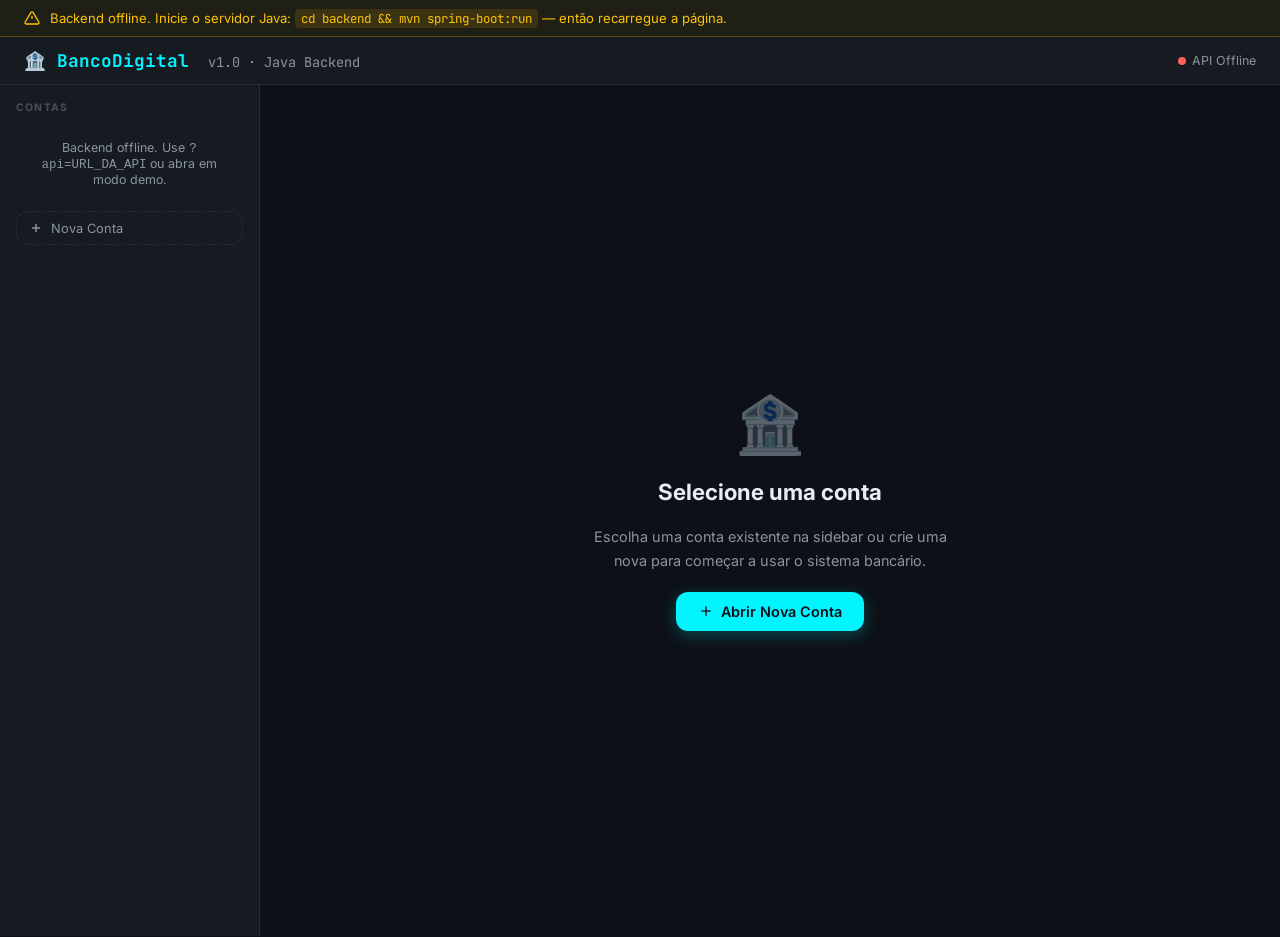
<file: projects/bancario/index.html>
<!DOCTYPE html>
<html lang="pt-BR">

<head>
    <meta charset="UTF-8" />
    <meta name="viewport" content="width=device-width,initial-scale=1" />
    <title>Banco Digital — Projeto Bancário</title>
    <link
        href="https://fonts.googleapis.com/css2?family=Inter:wght@300;400;500;600;700;800;900&family=JetBrains+Mono:wght@400;600&display=swap"
        rel="stylesheet" />
    <style>
        *,
        *::before,
        *::after {
            box-sizing: border-box;
            margin: 0;
            padding: 0
        }

        :root {
            --bg: #0d1117;
            --bg2: #161b22;
            --bg3: #1c2230;
            --border: rgba(255, 255, 255, 0.08);
            --border-a: rgba(0, 245, 255, 0.3);
            --accent: #00f5ff;
            --accent-dim: rgba(0, 245, 255, 0.12);
            --green: #27c93f;
            --red: #ff5f56;
            --yellow: #fbc404;
            --purple: #7c3aed;
            --text: #e6edf3;
            --muted: #8b949e;
            --dimmed: #484f58;
            --r: 12px;
            --r2: 20px;
            --font: 'Inter', sans-serif;
            --mono: 'JetBrains Mono', monospace;
            --shadow: 0 8px 32px rgba(0, 0, 0, 0.4);
            --glow: 0 0 24px rgba(0, 245, 255, 0.15);
        }

        html {
            font-size: 16px
        }

        body {
            font-family: var(--font);
            background: var(--bg);
            color: var(--text);
            min-height: 100vh;
            overflow-x: hidden
        }

        a {
            color: inherit;
            text-decoration: none
        }

        /* ─── Layout ─── */
        .app {
            display: grid;
            grid-template-rows: auto 1fr;
            min-height: 100vh
        }

        .topbar {
            display: flex;
            align-items: center;
            gap: 1rem;
            padding: .75rem 1.5rem;
            background: var(--bg2);
            border-bottom: 1px solid var(--border);
            position: sticky;
            top: 0;
            z-index: 50;
        }

        .logo {
            font-family: var(--mono);
            font-size: 1.1rem;
            font-weight: 700;
            color: var(--accent)
        }

        .logo span {
            color: var(--muted);
            font-weight: 400;
            font-size: .85rem;
            margin-left: .5rem
        }

        .topbar-right {
            margin-left: auto;
            display: flex;
            align-items: center;
            gap: .75rem
        }

        /* ─── API Status Banner ─── */
        #api-banner {
            display: none;
            align-items: center;
            gap: .6rem;
            background: rgba(251, 188, 4, .08);
            border-bottom: 1px solid rgba(251, 188, 4, .25);
            padding: .6rem 1.5rem;
            font-size: .82rem;
            color: var(--yellow);
        }

        #api-banner.show {
            display: flex
        }

        #api-banner svg {
            flex-shrink: 0
        }

        #api-banner strong {
            color: var(--yellow)
        }

        #api-banner code {
            font-family: var(--mono);
            background: rgba(251, 188, 4, .12);
            padding: 1px 6px;
            border-radius: 4px;
            font-size: .78rem
        }

        /* ─── Main Layout ─── */
        .layout {
            display: grid;
            grid-template-columns: 260px 1fr;
            height: calc(100vh - 49px)
        }

        .sidebar {
            background: var(--bg2);
            border-right: 1px solid var(--border);
            display: flex;
            flex-direction: column;
            overflow-y: auto
        }

        .main {
            overflow-y: auto;
            padding: 1.5rem
        }

        /* ─── Sidebar ─── */
        .sidebar-section {
            padding: 1rem
        }

        .sidebar-label {
            font-size: .65rem;
            text-transform: uppercase;
            letter-spacing: .12em;
            color: var(--dimmed);
            font-weight: 700;
            margin-bottom: .6rem
        }

        .account-item {
            display: flex;
            align-items: center;
            gap: .7rem;
            padding: .6rem .75rem;
            border-radius: var(--r);
            cursor: pointer;
            transition: .15s;
            margin-bottom: .25rem;
            border: 1px solid transparent;
        }

        .account-item:hover {
            background: rgba(255, 255, 255, .04)
        }

        .account-item.active {
            background: var(--accent-dim);
            border-color: var(--border-a)
        }

        .acc-avatar {
            width: 34px;
            height: 34px;
            border-radius: 50%;
            display: flex;
            align-items: center;
            justify-content: center;
            font-weight: 700;
            font-size: .75rem;
            flex-shrink: 0;
        }

        .acc-info {
            min-width: 0
        }

        .acc-name {
            font-size: .82rem;
            font-weight: 600;
            white-space: nowrap;
            overflow: hidden;
            text-overflow: ellipsis
        }

        .acc-type {
            font-size: .68rem;
            color: var(--muted)
        }

        .acc-bal {
            font-size: .78rem;
            font-weight: 700;
            color: var(--accent);
            font-family: var(--mono);
            margin-left: auto;
            flex-shrink: 0
        }

        .btn-new {
            display: flex;
            align-items: center;
            gap: .5rem;
            width: 100%;
            padding: .55rem .75rem;
            border-radius: var(--r);
            border: 1px dashed var(--border);
            background: none;
            color: var(--muted);
            font-size: .8rem;
            cursor: pointer;
            transition: .2s;
            font-family: var(--font);
            margin-top: .5rem;
        }

        .btn-new:hover {
            border-color: var(--accent);
            color: var(--accent)
        }

        /* ─── Cards & Buttons ─── */
        .card {
            background: var(--bg2);
            border: 1px solid var(--border);
            border-radius: var(--r2);
            padding: 1.5rem;
            transition: .2s
        }

        .card:hover {
            border-color: var(--border-a);
            box-shadow: var(--glow)
        }

        .card-sm {
            background: var(--bg2);
            border: 1px solid var(--border);
            border-radius: var(--r);
            padding: 1rem;
            transition: .2s
        }

        .btn {
            display: inline-flex;
            align-items: center;
            gap: .45rem;
            padding: .7rem 1.4rem;
            border-radius: var(--r);
            font-size: .9rem;
            font-weight: 600;
            cursor: pointer;
            border: none;
            transition: .2s;
            font-family: var(--font);
            white-space: nowrap;
        }

        .btn-primary {
            background: var(--accent);
            color: #0d1117;
            box-shadow: 0 4px 16px rgba(0, 245, 255, .25)
        }

        .btn-primary:hover {
            background: #fff;
            box-shadow: 0 6px 24px rgba(0, 245, 255, .4);
            transform: translateY(-1px)
        }

        .btn-ghost {
            background: transparent;
            color: var(--text);
            border: 1px solid var(--border)
        }

        .btn-ghost:hover {
            border-color: var(--accent);
            color: var(--accent)
        }

        .btn-danger {
            background: rgba(255, 95, 86, .15);
            color: var(--red);
            border: 1px solid rgba(255, 95, 86, .3)
        }

        .btn-danger:hover {
            background: rgba(255, 95, 86, .25)
        }

        .btn-green {
            background: rgba(39, 201, 63, .15);
            color: var(--green);
            border: 1px solid rgba(39, 201, 63, .3)
        }

        .btn-green:hover {
            background: rgba(39, 201, 63, .25)
        }

        .btn-sm {
            padding: .45rem .9rem;
            font-size: .8rem
        }

        .btn:disabled {
            opacity: .5;
            cursor: not-allowed
        }

        /* ─── Empty / Welcome ─── */
        .welcome {
            display: flex;
            flex-direction: column;
            align-items: center;
            justify-content: center;
            height: 100%;
            gap: 1.25rem;
            text-align: center;
        }

        .welcome-icon {
            font-size: 3.5rem;
            opacity: .4
        }

        .welcome h2 {
            font-size: 1.4rem;
            font-weight: 700;
            color: var(--text)
        }

        .welcome p {
            color: var(--muted);
            font-size: .9rem;
            max-width: 360px;
            line-height: 1.6
        }

        /* ─── Dashboard ─── */
        #dashboard {
            display: none
        }

        .balance-card {
            background: linear-gradient(135deg, rgba(0, 245, 255, .08) 0%, rgba(124, 58, 237, .06) 100%);
            border: 1px solid var(--border-a);
            border-radius: var(--r2);
            padding: 1.75rem;
            display: flex;
            align-items: flex-start;
            justify-content: space-between;
            gap: 1rem;
            flex-wrap: wrap;
            margin-bottom: 1.25rem;
        }

        .balance-label {
            font-size: .75rem;
            color: var(--muted);
            text-transform: uppercase;
            letter-spacing: .08em;
            margin-bottom: .4rem
        }

        .balance-value {
            font-size: 2.4rem;
            font-weight: 800;
            font-family: var(--mono);
            color: var(--accent);
            letter-spacing: -.03em
        }

        .balance-id {
            font-family: var(--mono);
            font-size: .72rem;
            color: var(--dimmed);
            margin-top: .4rem
        }

        .acc-badge {
            display: inline-flex;
            align-items: center;
            gap: .4rem;
            font-size: .72rem;
            padding: .3rem .75rem;
            border-radius: 999px;
            font-weight: 600;
        }

        .acc-badge.corrente {
            background: rgba(0, 245, 255, .1);
            border: 1px solid rgba(0, 245, 255, .2);
            color: var(--accent)
        }

        .acc-badge.poupanca {
            background: rgba(39, 201, 63, .1);
            border: 1px solid rgba(39, 201, 63, .3);
            color: var(--green)
        }

        .quick-actions {
            display: grid;
            grid-template-columns: repeat(3, 1fr);
            gap: .75rem;
            margin-bottom: 1.5rem
        }

        .action-btn {
            display: flex;
            flex-direction: column;
            align-items: center;
            gap: .5rem;
            padding: 1rem;
            background: var(--bg2);
            border: 1px solid var(--border);
            border-radius: var(--r);
            cursor: pointer;
            transition: .2s;
            font-size: .78rem;
            font-weight: 600;
            color: var(--muted);
            font-family: var(--font);
        }

        .action-btn:hover {
            border-color: var(--border-a);
            color: var(--text);
            transform: translateY(-2px)
        }

        .action-icon {
            font-size: 1.4rem
        }

        /* ─── Statement ─── */
        .statement-header {
            display: flex;
            align-items: center;
            justify-content: space-between;
            margin-bottom: 1rem
        }

        .tx-list {
            display: flex;
            flex-direction: column;
            gap: .5rem
        }

        .tx-item {
            display: flex;
            align-items: center;
            gap: .85rem;
            padding: .75rem 1rem;
            background: var(--bg3);
            border: 1px solid var(--border);
            border-radius: var(--r);
            transition: .15s;
        }

        .tx-item:hover {
            border-color: var(--border-a)
        }

        .tx-icon {
            width: 36px;
            height: 36px;
            border-radius: 50%;
            display: flex;
            align-items: center;
            justify-content: center;
            font-size: 1rem;
            flex-shrink: 0;
        }

        .tx-desc {
            flex: 1;
            min-width: 0
        }

        .tx-type {
            font-size: .78rem;
            font-weight: 600
        }

        .tx-date {
            font-size: .68rem;
            color: var(--muted);
            margin-top: 1px
        }

        .tx-amount {
            font-family: var(--mono);
            font-weight: 700;
            font-size: .9rem;
            text-align: right;
            flex-shrink: 0
        }

        .tx-bal {
            font-size: .68rem;
            color: var(--dimmed);
            text-align: right;
            margin-top: 1px;
            font-family: var(--mono)
        }

        .tx-empty {
            text-align: center;
            color: var(--muted);
            font-size: .85rem;
            padding: 2rem 0
        }

        /* Colors */
        .cr {
            color: var(--green)
        }

        .dr {
            color: var(--red)
        }

        .icon-dep {
            background: rgba(39, 201, 63, .12);
            color: var(--green)
        }

        .icon-saq {
            background: rgba(255, 95, 86, .12);
            color: var(--red)
        }

        .icon-tf-in {
            background: rgba(0, 245, 255, .1);
            color: var(--accent)
        }

        .icon-tf-out {
            background: rgba(124, 58, 237, .12);
            color: var(--purple)
        }

        /* ─── Modal ─── */
        .modal-overlay {
            position: fixed;
            inset: 0;
            background: rgba(0, 0, 0, .6);
            backdrop-filter: blur(6px);
            z-index: 200;
            display: flex;
            align-items: center;
            justify-content: center;
            opacity: 0;
            pointer-events: none;
            transition: opacity .25s;
        }

        .modal-overlay.open {
            opacity: 1;
            pointer-events: all
        }

        .modal {
            background: var(--bg2);
            border: 1px solid var(--border-a);
            border-radius: var(--r2);
            padding: 2rem;
            width: 100%;
            max-width: 420px;
            transform: translateY(20px);
            transition: .3s;
            box-shadow: var(--shadow);
            max-height: 90vh;
            overflow-y: auto;
        }

        .modal-overlay.open .modal {
            transform: translateY(0)
        }

        .modal-header {
            display: flex;
            align-items: center;
            justify-content: space-between;
            margin-bottom: 1.5rem
        }

        .modal-title {
            font-size: 1.2rem;
            font-weight: 700
        }

        .modal-close {
            background: none;
            border: none;
            color: var(--muted);
            cursor: pointer;
            font-size: 1.3rem;
            line-height: 1
        }

        .modal-close:hover {
            color: var(--text)
        }

        /* ─── Form ─── */
        .form-group {
            margin-bottom: 1.1rem
        }

        .form-group label {
            display: block;
            font-size: .82rem;
            font-weight: 600;
            color: var(--muted);
            margin-bottom: .4rem
        }

        .form-group input,
        .form-group select {
            width: 100%;
            padding: .7rem .9rem;
            background: var(--bg3);
            border: 1px solid var(--border);
            border-radius: var(--r);
            color: var(--text);
            font-size: .9rem;
            font-family: var(--font);
            transition: .2s;
            outline: none;
        }

        .form-group input:focus,
        .form-group select:focus {
            border-color: var(--accent);
            box-shadow: 0 0 0 3px rgba(0, 245, 255, .08)
        }

        .form-group select option {
            background: var(--bg2)
        }

        .form-note {
            font-size: .75rem;
            color: var(--muted);
            margin-top: .4rem
        }

        .form-error {
            font-size: .78rem;
            color: var(--red);
            margin-top: .4rem;
            display: none
        }

        .form-group.has-error input,
        .form-group.has-error select {
            border-color: var(--red)
        }

        .form-group.has-error .form-error {
            display: block
        }

        .modal-actions {
            display: flex;
            gap: .75rem;
            margin-top: 1.5rem
        }

        .modal-actions .btn {
            flex: 1;
            justify-content: center
        }

        /* ─── Toast ─── */
        #toast {
            position: fixed;
            bottom: 1.5rem;
            right: 1.5rem;
            z-index: 300;
            background: var(--bg2);
            border: 1px solid var(--border-a);
            border-radius: var(--r);
            padding: .75rem 1.25rem;
            font-size: .85rem;
            font-weight: 500;
            box-shadow: var(--shadow);
            transform: translateY(80px);
            transition: .3s;
            opacity: 0;
            display: flex;
            align-items: center;
            gap: .6rem;
            max-width: 320px;
        }

        #toast.show {
            transform: translateY(0);
            opacity: 1
        }

        #toast.success {
            border-color: rgba(39, 201, 63, .4);
            color: var(--green)
        }

        #toast.error {
            border-color: rgba(255, 95, 86, .4);
            color: var(--red)
        }

        /* ─── Chip ─── */
        .chip {
            display: inline-flex;
            align-items: center;
            gap: .3rem;
            font-size: .68rem;
            padding: .15rem .55rem;
            border-radius: 4px;
            font-weight: 600;
            font-family: var(--mono);
        }

        /* ─── Spinner ─── */
        .spinner {
            width: 18px;
            height: 18px;
            border: 2px solid rgba(0, 245, 255, .2);
            border-top-color: var(--accent);
            border-radius: 50%;
            animation: spin .7s linear infinite;
            display: inline-block;
        }

        @keyframes spin {
            to {
                transform: rotate(360deg)
            }
        }

        /* ─── Responsive ─── */
        @media(max-width:700px) {
            .layout {
                grid-template-columns: 1fr;
                grid-template-rows: auto 1fr
            }

            .sidebar {
                border-right: none;
                border-bottom: 1px solid var(--border);
                max-height: 220px
            }

            .quick-actions {
                grid-template-columns: repeat(3, 1fr)
            }
        }
    </style>
</head>

<body>

    <div id="toast"></div>

    <!-- API Warning Banner -->
    <div id="api-banner">
        <svg width="16" height="16" viewBox="0 0 24 24" fill="none" stroke="currentColor" stroke-width="2">
            <path d="M10.29 3.86L1.82 18a2 2 0 0 0 1.71 3h16.94a2 2 0 0 0 1.71-3L13.71 3.86a2 2 0 0 0-3.42 0z" />
            <line x1="12" y1="9" x2="12" y2="13" />
            <line x1="12" y1="17" x2="12.01" y2="17" />
        </svg>
        <span>Backend offline. Inicie o servidor Java: <code>cd backend && mvn spring-boot:run</code> — então recarregue
            a página.</span>
    </div>

    <div class="app">
        <!-- Topbar -->
        <header class="topbar">
            <div class="logo">🏦 BancoDigital <span>v1.0 · Java Backend</span></div>
            <div class="topbar-right">
                <div id="api-status"
                    style="display:flex;align-items:center;gap:.4rem;font-size:.78rem;color:var(--muted)">
                    <div id="status-dot" style="width:8px;height:8px;border-radius:50%;background:var(--dimmed)"></div>
                    <span id="status-text">Conectando...</span>
                </div>
            </div>
        </header>

        <div class="layout">
            <!-- Sidebar: lista de contas -->
            <aside class="sidebar">
                <div class="sidebar-section" style="flex:1">
                    <div class="sidebar-label">Contas</div>
                    <div id="accounts-list">
                        <div style="text-align:center;padding:1.5rem 0">
                            <div class="spinner"></div>
                        </div>
                    </div>
                    <button class="btn-new" onclick="openModal('modal-create')">
                        <svg width="14" height="14" viewBox="0 0 24 24" fill="none" stroke="currentColor"
                            stroke-width="2.5">
                            <line x1="12" y1="5" x2="12" y2="19" />
                            <line x1="5" y1="12" x2="19" y2="12" />
                        </svg>
                        Nova Conta
                    </button>
                </div>
            </aside>

            <!-- Main content -->
            <main class="main">
                <!-- Welcome -->
                <div id="welcome" class="welcome">
                    <div class="welcome-icon">🏦</div>
                    <h2>Selecione uma conta</h2>
                    <p>Escolha uma conta existente na sidebar ou crie uma nova para começar a usar o sistema bancário.
                    </p>
                    <button class="btn btn-primary" onclick="openModal('modal-create')">
                        <svg width="16" height="16" viewBox="0 0 24 24" fill="none" stroke="currentColor"
                            stroke-width="2">
                            <line x1="12" y1="5" x2="12" y2="19" />
                            <line x1="5" y1="12" x2="19" y2="12" />
                        </svg>
                        Abrir Nova Conta
                    </button>
                </div>

                <!-- Dashboard -->
                <div id="dashboard">
                    <div class="balance-card">
                        <div>
                            <div class="balance-label">Saldo Disponível</div>
                            <div class="balance-value" id="dash-balance">R$ 0,00</div>
                            <div class="balance-id" id="dash-id">ID: —</div>
                        </div>
                        <div style="display:flex;flex-direction:column;align-items:flex-end;gap:.5rem">
                            <span id="dash-badge" class="acc-badge corrente">Conta Corrente</span>
                            <div id="dash-name" style="font-size:.85rem;font-weight:600;color:var(--text)"></div>
                        </div>
                    </div>

                    <div class="quick-actions">
                        <button class="action-btn" onclick="openModal('modal-deposit')">
                            <span class="action-icon">⬆️</span>Depositar
                        </button>
                        <button class="action-btn" onclick="openModal('modal-withdraw')">
                            <span class="action-icon">⬇️</span>Sacar
                        </button>
                        <button class="action-btn" onclick="openModal('modal-transfer')">
                            <span class="action-icon">↔️</span>Transferir
                        </button>
                    </div>

                    <!-- Extrato -->
                    <div>
                        <div class="statement-header">
                            <div style="font-size:.9rem;font-weight:700">Extrato de Transações</div>
                            <button class="btn btn-ghost btn-sm" onclick="loadAccount(currentId)">↻ Atualizar</button>
                        </div>
                        <div id="tx-list" class="tx-list"></div>
                    </div>
                </div>
            </main>
        </div>
    </div>

    <!-- ══ MODAL: Criar Conta ══ -->
    <div class="modal-overlay" id="modal-create">
        <div class="modal">
            <div class="modal-header">
                <div class="modal-title">Nova Conta Bancária</div>
                <button class="modal-close" onclick="closeModal('modal-create')">✕</button>
            </div>
            <div class="form-group" id="fg-create-name">
                <label>Nome do Titular</label>
                <input type="text" id="create-name" placeholder="Seu nome completo" />
                <div class="form-error">Nome é obrigatório</div>
            </div>
            <div class="form-group">
                <label>Tipo de Conta</label>
                <select id="create-type">
                    <option value="CORRENTE">Conta Corrente</option>
                    <option value="POUPANCA">Conta Poupança</option>
                </select>
            </div>
            <div class="modal-actions">
                <button class="btn btn-ghost" onclick="closeModal('modal-create')">Cancelar</button>
                <button class="btn btn-primary" id="btn-create" onclick="createAccount()">Criar Conta</button>
            </div>
        </div>
    </div>

    <!-- ══ MODAL: Depositar ══ -->
    <div class="modal-overlay" id="modal-deposit">
        <div class="modal">
            <div class="modal-header">
                <div class="modal-title">⬆️ Depositar</div>
                <button class="modal-close" onclick="closeModal('modal-deposit')">✕</button>
            </div>
            <div class="form-group" id="fg-dep-amount">
                <label>Valor do depósito (R$)</label>
                <input type="number" id="dep-amount" min="0.01" step="0.01" placeholder="0,00" />
                <div class="form-error" id="dep-error">Insira um valor válido</div>
            </div>
            <div class="modal-actions">
                <button class="btn btn-ghost" onclick="closeModal('modal-deposit')">Cancelar</button>
                <button class="btn btn-green" id="btn-dep" onclick="doDeposit()">Confirmar</button>
            </div>
        </div>
    </div>

    <!-- ══ MODAL: Sacar ══ -->
    <div class="modal-overlay" id="modal-withdraw">
        <div class="modal">
            <div class="modal-header">
                <div class="modal-title">⬇️ Sacar</div>
                <button class="modal-close" onclick="closeModal('modal-withdraw')">✕</button>
            </div>
            <div class="form-group" id="fg-wd-amount">
                <label>Valor do saque (R$)</label>
                <input type="number" id="wd-amount" min="0.01" step="0.01" placeholder="0,00" />
                <div class="form-error" id="wd-error">Insira um valor válido</div>
            </div>
            <div class="modal-actions">
                <button class="btn btn-ghost" onclick="closeModal('modal-withdraw')">Cancelar</button>
                <button class="btn btn-danger" id="btn-wd" onclick="doWithdraw()">Confirmar</button>
            </div>
        </div>
    </div>

    <!-- ══ MODAL: Transferir ══ -->
    <div class="modal-overlay" id="modal-transfer">
        <div class="modal">
            <div class="modal-header">
                <div class="modal-title">↔️ Transferir</div>
                <button class="modal-close" onclick="closeModal('modal-transfer')">✕</button>
            </div>
            <div class="form-group" id="fg-tf-to">
                <label>Conta de Destino</label>
                <select id="tf-to"></select>
                <div class="form-error">Selecione uma conta destino</div>
            </div>
            <div class="form-group" id="fg-tf-amount">
                <label>Valor (R$)</label>
                <input type="number" id="tf-amount" min="0.01" step="0.01" placeholder="0,00" />
                <div class="form-error" id="tf-error">Insira um valor válido</div>
            </div>
            <div class="modal-actions">
                <button class="btn btn-ghost" onclick="closeModal('modal-transfer')">Cancelar</button>
                <button class="btn btn-primary" id="btn-tf" onclick="doTransfer()">Transferir</button>
            </div>
        </div>
    </div>

    <script>
        // ─── API URL + Demo mode ─────────────────────────────
        const params = new URLSearchParams(window.location.search);
        const DEMO_MODE = params.get('mode') === 'demo';
        const isLocalHost = ['localhost', '127.0.0.1'].includes(window.location.hostname);
        const defaultApiBase = isLocalHost ? 'http://localhost:8080' : '';
        const apiFromQuery = params.get('api');
        const savedApiBase = apiFromQuery || localStorage.getItem('bancario_api') || defaultApiBase;
        if (apiFromQuery) localStorage.setItem('bancario_api', apiFromQuery);
        const API = savedApiBase ? savedApiBase.replace(/\/$/, '') + '/api' : '';
        const DEMO_STORAGE_KEY = 'bancario_demo_state_v1';

        let accounts = [];
        let currentId = null;
        let currentAcc = null;

        // ─── Helpers ───────────────────────────────────────
        function fmt(v) {
            return 'R$ ' + Number(v).toLocaleString('pt-BR', { minimumFractionDigits: 2, maximumFractionDigits: 2 });
        }
        function initials(name) {
            return name.split(' ').slice(0, 2).map(w => w[0]).join('').toUpperCase();
        }
        const COLORS = ['rgba(0,245,255,.15)', 'rgba(124,58,237,.15)', 'rgba(39,201,63,.15)', 'rgba(251,188,4,.15)'];
        const TCOLORS = ['#00f5ff', '#7c3aed', '#27c93f', '#fbc404'];
        function accColor(idx) { return COLORS[idx % COLORS.length] }
        function accTextColor(idx) { return TCOLORS[idx % TCOLORS.length] }

        function showToast(msg, type = 'success') {
            const t = document.getElementById('toast');
            t.textContent = (type === 'success' ? '✓ ' : type === 'error' ? '✕ ' : 'ℹ ') + msg;
            t.className = 'show ' + type;
            setTimeout(() => t.className = '', 3000);
        }

        function clone(obj) {
            return JSON.parse(JSON.stringify(obj));
        }

        function createTx(type, amount, description, balanceAfter) {
            return {
                type,
                amount: Number(amount),
                description,
                balanceAfter: Number(balanceAfter),
                date: new Date().toISOString()
            };
        }

        function buildDemoSeed() {
            const accountA = {
                id: 'ACC-1001',
                ownerName: 'Ana Costa',
                type: 'CORRENTE',
                balance: 2650.55,
                transactions: []
            };
            accountA.transactions.push(
                createTx('DEPOSITO', 3000, 'Depósito inicial', 3000),
                createTx('SAQUE', 349.45, 'Pagamento de boleto', 2650.55)
            );

            const accountB = {
                id: 'ACC-1002',
                ownerName: 'Bruno Lima',
                type: 'POUPANCA',
                balance: 1200,
                transactions: [createTx('DEPOSITO', 1200, 'Depósito inicial', 1200)]
            };

            return { counter: 1003, accounts: [accountA, accountB] };
        }

        function loadDemoState() {
            try {
                const raw = localStorage.getItem(DEMO_STORAGE_KEY);
                if (raw) return JSON.parse(raw);
            } catch (_) { }
            const seed = buildDemoSeed();
            localStorage.setItem(DEMO_STORAGE_KEY, JSON.stringify(seed));
            return seed;
        }

        function saveDemoState(state) {
            localStorage.setItem(DEMO_STORAGE_KEY, JSON.stringify(state));
        }

        function findDemoAccount(state, id) {
            return state.accounts.find(a => a.id === id);
        }

        async function demoApi(path, method, body = null) {
            const state = loadDemoState();
            const parts = path.split('/').filter(Boolean);
            const byId = parts[0] === 'accounts' && parts[1];
            const action = parts[2];

            if (method === 'GET' && path === '/accounts') return clone(state.accounts);

            if (method === 'GET' && byId && !action) {
                const account = findDemoAccount(state, parts[1]);
                if (!account) throw new Error('Conta não encontrada');
                return clone(account);
            }

            if (method === 'POST' && path === '/accounts') {
                const ownerName = (body?.ownerName || '').trim();
                const type = body?.type === 'POUPANCA' ? 'POUPANCA' : 'CORRENTE';
                if (!ownerName) throw new Error('Nome do titular é obrigatório');
                const account = {
                    id: `ACC-${state.counter++}`,
                    ownerName,
                    type,
                    balance: 0,
                    transactions: []
                };
                state.accounts.push(account);
                saveDemoState(state);
                return clone(account);
            }

            if (method === 'POST' && byId && action === 'deposit') {
                const acc = findDemoAccount(state, parts[1]);
                const amount = Number(body?.amount);
                if (!acc) throw new Error('Conta não encontrada');
                if (!(amount > 0)) throw new Error('Valor inválido');
                acc.balance = Number((acc.balance + amount).toFixed(2));
                acc.transactions.push(createTx('DEPOSITO', amount, 'Depósito em conta', acc.balance));
                saveDemoState(state);
                return clone(acc);
            }

            if (method === 'POST' && byId && action === 'withdraw') {
                const acc = findDemoAccount(state, parts[1]);
                const amount = Number(body?.amount);
                if (!acc) throw new Error('Conta não encontrada');
                if (!(amount > 0)) throw new Error('Valor inválido');
                if (amount > acc.balance) throw new Error('Saldo insuficiente');
                acc.balance = Number((acc.balance - amount).toFixed(2));
                acc.transactions.push(createTx('SAQUE', amount, 'Saque em conta', acc.balance));
                saveDemoState(state);
                return clone(acc);
            }

            if (method === 'POST' && path === '/transfer') {
                const from = findDemoAccount(state, body?.fromId);
                const to = findDemoAccount(state, body?.toId);
                const amount = Number(body?.amount);
                if (!from || !to) throw new Error('Conta não encontrada');
                if (from.id === to.id) throw new Error('Conta de destino inválida');
                if (!(amount > 0)) throw new Error('Valor inválido');
                if (amount > from.balance) throw new Error('Saldo insuficiente');

                from.balance = Number((from.balance - amount).toFixed(2));
                to.balance = Number((to.balance + amount).toFixed(2));
                from.transactions.push(createTx('TRANSFERENCIA_SAIDA', amount, `Transferência para ${to.ownerName}`, from.balance));
                to.transactions.push(createTx('TRANSFERENCIA_ENTRADA', amount, `Transferência de ${from.ownerName}`, to.balance));
                saveDemoState(state);
                return { ok: true };
            }

            throw new Error('Rota não encontrada');
        }

        async function apiGet(path) {
            if (DEMO_MODE) return demoApi(path, 'GET');
            if (!API) throw new Error('API não configurada');

            const r = await fetch(`${API}${path}`);
            let data = null;
            try { data = await r.json(); } catch (_) { }
            if (!r.ok) throw new Error(data?.error || 'Erro ao consultar API');
            return data;
        }

        async function apiPost(path, payload) {
            if (DEMO_MODE) return demoApi(path, 'POST', payload);
            if (!API) throw new Error('API não configurada');

            const r = await fetch(`${API}${path}`, {
                method: 'POST',
                headers: { 'Content-Type': 'application/json' },
                body: JSON.stringify(payload)
            });
            let data = null;
            try { data = await r.json(); } catch (_) { }
            if (!r.ok) throw new Error(data?.error || 'Erro na operação');
            return data;
        }

        function openModal(id) {
            // Populate transfer targets
            if (id === 'modal-transfer') {
                const sel = document.getElementById('tf-to');
                sel.innerHTML = '';
                accounts.filter(a => a.id !== currentId).forEach(a => {
                    const o = document.createElement('option'); o.value = a.id;
                    o.textContent = `${a.ownerName} (${a.id}) — ${fmt(a.balance)}`; sel.appendChild(o);
                });
                if (!sel.options.length) { showToast('Não há outras contas para transferir', 'error'); return; }
            }
            document.getElementById(id).classList.add('open');
        }
        function closeModal(id) {
            document.getElementById(id).classList.remove('open');
            // Reset errors
            document.querySelectorAll('#' + id + ' .form-group').forEach(fg => fg.classList.remove('has-error'));
        }
        // Close on overlay click
        document.querySelectorAll('.modal-overlay').forEach(el => {
            el.addEventListener('click', e => { if (e.target === el) closeModal(el.id); });
        });
        document.addEventListener('keydown', e => { if (e.key === 'Escape') document.querySelectorAll('.modal-overlay.open').forEach(el => closeModal(el.id)); });

        // ─── API Status ─────────────────────────────────────
        function setStatus(online) {
            const dot = document.getElementById('status-dot');
            const txt = document.getElementById('status-text');
            const banner = document.getElementById('api-banner');
            if (DEMO_MODE) {
                dot.style.background = 'var(--accent)';
                txt.textContent = 'Demo local';
                banner.classList.remove('show');
                return;
            }
            if (online) { dot.style.background = 'var(--green)'; txt.textContent = 'API Online'; banner.classList.remove('show'); }
            else { dot.style.background = 'var(--red)'; txt.textContent = 'API Offline'; banner.classList.add('show'); }
        }

        // ─── Load Accounts ──────────────────────────────────
        async function loadAccounts() {
            try {
                accounts = await apiGet('/accounts');
                setStatus(true);
                renderSidebar();
            } catch {
                setStatus(false);
                document.getElementById('accounts-list').innerHTML = '<div style="text-align:center;padding:1rem;font-size:.78rem;color:var(--muted)">Backend offline. Use <code>?api=URL_DA_API</code> ou abra em modo demo.</div>';
            }
        }

        function renderSidebar() {
            const list = document.getElementById('accounts-list');
            if (!accounts.length) { list.innerHTML = '<div style="color:var(--muted);font-size:.78rem;padding:.5rem">Nenhuma conta ainda</div>'; return; }
            list.innerHTML = accounts.map((a, i) => `
    <div class="account-item${a.id === currentId ? ' active' : ''}" onclick="loadAccount('${a.id}')">
      <div class="acc-avatar" style="background:${accColor(i)};color:${accTextColor(i)}">${initials(a.ownerName)}</div>
      <div class="acc-info">
        <div class="acc-name">${a.ownerName}</div>
        <div class="acc-type">${a.type === 'CORRENTE' ? 'Conta Corrente' : 'Conta Poupança'} · ${a.id}</div>
      </div>
      <div class="acc-bal">${fmt(a.balance)}</div>
    </div>`).join('');
        }

        // ─── Load Account Detail ────────────────────────────
        async function loadAccount(id) {
            currentId = id;
            try {
                currentAcc = await apiGet(`/accounts/${id}`);
                // Update sidebar
                accounts = accounts.map(a => a.id === id ? currentAcc : a);
                renderSidebar();
                showDashboard();
            } catch (e) { showToast(e.message, 'error'); }
        }

        function showDashboard() {
            document.getElementById('welcome').style.display = 'none';
            const dash = document.getElementById('dashboard');
            dash.style.display = 'block';
            const acc = currentAcc;
            document.getElementById('dash-balance').textContent = fmt(acc.balance);
            document.getElementById('dash-id').textContent = `ID: ${acc.id}`;
            document.getElementById('dash-name').textContent = acc.ownerName;
            const badge = document.getElementById('dash-badge');
            badge.className = 'acc-badge ' + (acc.type === 'CORRENTE' ? 'corrente' : 'poupanca');
            badge.textContent = acc.type === 'CORRENTE' ? 'Conta Corrente' : 'Conta Poupança';
            renderTx(acc.transactions || []);
        }

        function renderTx(txs) {
            const list = document.getElementById('tx-list');
            if (!txs.length) { list.innerHTML = '<div class="tx-empty">Nenhuma transação ainda</div>'; return; }
            const rev = [...txs].reverse();
            list.innerHTML = rev.map(tx => {
                const io = {
                    DEPOSITO: { icon: '⬆️', cls: 'icon-dep', sign: '+', amtCls: 'cr', label: 'Depósito' },
                    SAQUE: { icon: '⬇️', cls: 'icon-saq', sign: '-', amtCls: 'dr', label: 'Saque' },
                    TRANSFERENCIA_ENTRADA: { icon: '←', cls: 'icon-tf-in', sign: '+', amtCls: 'cr', label: 'Transferência recebida' },
                    TRANSFERENCIA_SAIDA: { icon: '→', cls: 'icon-tf-out', sign: '-', amtCls: 'dr', label: 'Transferência enviada' },
                }[tx.type] || { icon: '•', cls: '', sign: '', amtCls: '', label: tx.type };
                const d = new Date(tx.date);
                const date = d.toLocaleDateString('pt-BR') + ' ' + d.toLocaleTimeString('pt-BR', { hour: '2-digit', minute: '2-digit' });
                return `<div class="tx-item">
      <div class="tx-icon ${io.cls}">${io.icon}</div>
      <div class="tx-desc">
        <div class="tx-type">${io.label}</div>
        <div class="tx-date">${tx.description} · ${date}</div>
      </div>
      <div>
        <div class="tx-amount ${io.amtCls}">${io.sign} ${fmt(tx.amount)}</div>
        <div class="tx-bal">saldo: ${fmt(tx.balanceAfter)}</div>
      </div>
    </div>`;
            }).join('');
        }

        // ─── Actions ────────────────────────────────────────
        async function createAccount() {
            const name = document.getElementById('create-name').value.trim();
            const type = document.getElementById('create-type').value;
            const fg = document.getElementById('fg-create-name');
            fg.classList.toggle('has-error', !name);
            if (!name) return;
            const btn = document.getElementById('btn-create');
            btn.disabled = true; btn.innerHTML = '<div class="spinner"></div>';
            try {
                const data = await apiPost('/accounts', { ownerName: name, type });
                accounts.push(data);
                closeModal('modal-create');
                document.getElementById('create-name').value = '';
                showToast(`Conta de ${data.ownerName} criada! ID: ${data.id}`);
                await loadAccount(data.id);
            } catch (e) { showToast(e.message, 'error'); }
            finally { btn.disabled = false; btn.textContent = 'Criar Conta'; }
        }

        async function doDeposit() {
            const amt = parseFloat(document.getElementById('dep-amount').value);
            const fg = document.getElementById('fg-dep-amount');
            const err = document.getElementById('dep-error');
            if (!amt || amt <= 0) { err.textContent = 'Insira um valor positivo'; fg.classList.add('has-error'); return; }
            fg.classList.remove('has-error');
            const btn = document.getElementById('btn-dep');
            btn.disabled = true; btn.innerHTML = '<div class="spinner"></div>';
            try {
                const data = await apiPost(`/accounts/${currentId}/deposit`, { amount: amt });
                currentAcc = data; accounts = accounts.map(a => a.id === currentId ? data : a);
                closeModal('modal-deposit');
                document.getElementById('dep-amount').value = '';
                showDashboard(); renderSidebar();
                showToast(`Depósito de ${fmt(amt)} realizado!`);
            } catch (e) { showToast(e.message, 'error'); }
            finally { btn.disabled = false; btn.textContent = 'Confirmar'; }
        }

        async function doWithdraw() {
            const amt = parseFloat(document.getElementById('wd-amount').value);
            const fg = document.getElementById('fg-wd-amount');
            const err = document.getElementById('wd-error');
            if (!amt || amt <= 0) { err.textContent = 'Insira um valor positivo'; fg.classList.add('has-error'); return; }
            if (amt > currentAcc.balance) { err.textContent = 'Saldo insuficiente'; fg.classList.add('has-error'); return; }
            fg.classList.remove('has-error');
            const btn = document.getElementById('btn-wd');
            btn.disabled = true; btn.innerHTML = '<div class="spinner"></div>';
            try {
                const data = await apiPost(`/accounts/${currentId}/withdraw`, { amount: amt });
                currentAcc = data; accounts = accounts.map(a => a.id === currentId ? data : a);
                closeModal('modal-withdraw');
                document.getElementById('wd-amount').value = '';
                showDashboard(); renderSidebar();
                showToast(`Saque de ${fmt(amt)} realizado!`);
            } catch (e) { err.textContent = e.message; fg.classList.add('has-error'); }
            finally { btn.disabled = false; btn.textContent = 'Confirmar'; }
        }

        async function doTransfer() {
            const toId = document.getElementById('tf-to').value;
            const amt = parseFloat(document.getElementById('tf-amount').value);
            const fg = document.getElementById('fg-tf-amount');
            const err = document.getElementById('tf-error');
            if (!amt || amt <= 0) { err.textContent = 'Insira um valor positivo'; fg.classList.add('has-error'); return; }
            if (amt > currentAcc.balance) { err.textContent = 'Saldo insuficiente'; fg.classList.add('has-error'); return; }
            fg.classList.remove('has-error');
            const btn = document.getElementById('btn-tf');
            btn.disabled = true; btn.innerHTML = '<div class="spinner"></div>';
            try {
                await apiPost('/transfer', { fromId: currentId, toId, amount: amt });
                closeModal('modal-transfer');
                document.getElementById('tf-amount').value = '';
                await loadAccounts();
                await loadAccount(currentId);
                showToast(`Transferência de ${fmt(amt)} realizada!`);
            } catch (e) { err.textContent = e.message; fg.classList.add('has-error'); }
            finally { btn.disabled = false; btn.textContent = 'Transferir'; }
        }

        // ─── Init ───────────────────────────────────────────
        loadAccounts();
    </script>
</body>

</html>
</file>
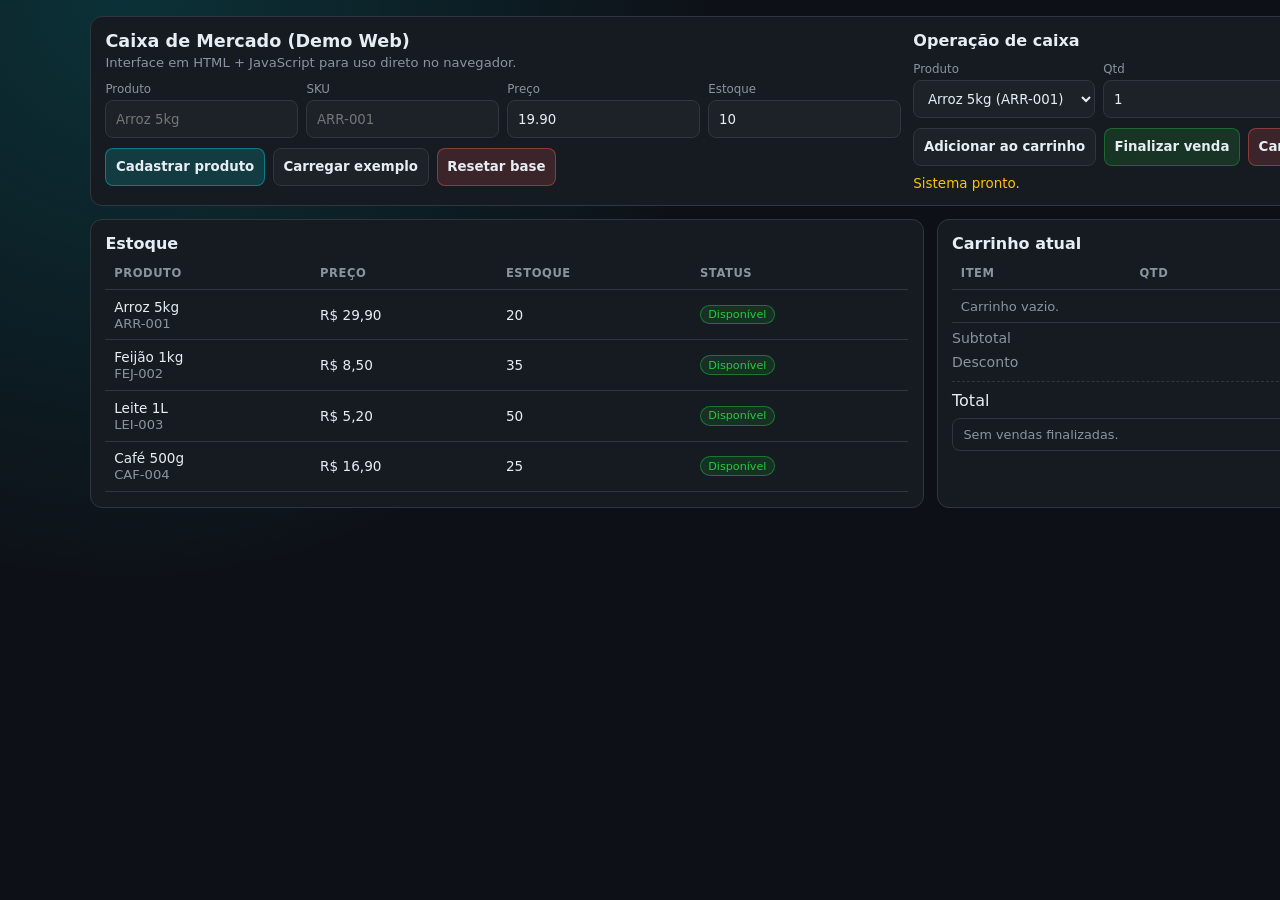
<file: projects/caixa-mercado-java/index.html>
<!DOCTYPE html>
<html lang="pt-BR">

<head>
    <meta charset="UTF-8" />
    <meta name="viewport" content="width=device-width, initial-scale=1.0" />
    <title>Caixa de Mercado | Demo</title>
    <style>
        :root {
            --bg: #0d1117;
            --card: #161b22;
            --border: #30363d;
            --text: #e6edf3;
            --muted: #8b949e;
            --accent: #00f5ff;
            --ok: #27c93f;
            --danger: #ff5f56;
        }

        * {
            margin: 0;
            padding: 0;
            box-sizing: border-box;
            font-family: Inter, system-ui, -apple-system, Segoe UI, Roboto, sans-serif;
        }

        body {
            min-height: 100vh;
            background: radial-gradient(circle at 10% 0%, rgba(0, 245, 255, .14), transparent 40%), var(--bg);
            color: var(--text);
            padding: 1rem;
        }

        .app {
            max-width: 1100px;
            margin: 0 auto;
            display: grid;
            gap: .8rem;
        }

        .card {
            background: var(--card);
            border: 1px solid var(--border);
            border-radius: 12px;
            padding: .9rem;
        }

        .top {
            display: grid;
            grid-template-columns: 1.3fr 1fr;
            gap: .8rem;
        }

        h1 {
            font-size: 1.1rem;
            margin-bottom: .25rem;
        }

        .muted {
            color: var(--muted);
            font-size: .82rem;
        }

        .grid-4 {
            display: grid;
            grid-template-columns: repeat(4, 1fr);
            gap: .55rem;
            margin-top: .7rem;
        }

        .field {
            display: grid;
            gap: .3rem;
        }

        .field label {
            color: var(--muted);
            font-size: .74rem;
        }

        input,
        button,
        select {
            height: 38px;
            border-radius: 8px;
            border: 1px solid var(--border);
            background: rgba(255, 255, 255, .03);
            color: var(--text);
            padding: 0 .6rem;
        }

        button {
            cursor: pointer;
            font-weight: 700;
        }

        .btn-primary {
            background: rgba(0, 245, 255, .15);
            border-color: rgba(0, 245, 255, .35);
        }

        .btn-success {
            background: rgba(39, 201, 63, .15);
            border-color: rgba(39, 201, 63, .35);
        }

        .btn-danger {
            background: rgba(255, 95, 86, .16);
            border-color: rgba(255, 95, 86, .4);
        }

        .row {
            display: flex;
            gap: .5rem;
            margin-top: .6rem;
            flex-wrap: wrap;
        }

        .layout {
            display: grid;
            grid-template-columns: 1.1fr .9fr;
            gap: .8rem;
        }

        table {
            width: 100%;
            border-collapse: collapse;
            font-size: .85rem;
        }

        th,
        td {
            padding: .55rem;
            border-bottom: 1px solid var(--border);
            text-align: left;
        }

        th {
            color: var(--muted);
            text-transform: uppercase;
            letter-spacing: .05em;
            font-size: .72rem;
        }

        .pill {
            font-size: .7rem;
            padding: .15rem .45rem;
            border-radius: 99px;
            border: 1px solid;
            display: inline-flex;
        }

        .ok {
            color: var(--ok);
            border-color: rgba(39, 201, 63, .45);
            background: rgba(39, 201, 63, .12);
        }

        .low {
            color: #fbc404;
            border-color: rgba(251, 188, 4, .45);
            background: rgba(251, 188, 4, .12);
        }

        .out {
            color: var(--danger);
            border-color: rgba(255, 95, 86, .45);
            background: rgba(255, 95, 86, .12);
        }

        .summary {
            display: grid;
            gap: .5rem;
            margin-top: .4rem;
        }

        .sum-row {
            display: flex;
            justify-content: space-between;
            font-size: .88rem;
            color: var(--muted);
        }

        .sum-row strong {
            color: var(--text);
        }

        .sum-row.total {
            font-size: 1rem;
            color: var(--text);
            border-top: 1px dashed var(--border);
            padding-top: .55rem;
            margin-top: .2rem;
        }

        .status {
            margin-top: .6rem;
            color: #fbc404;
            font-size: .84rem;
        }

        .history {
            max-height: 200px;
            overflow: auto;
            border: 1px solid var(--border);
            border-radius: 8px;
            margin-top: .5rem;
        }

        .history-item {
            padding: .5rem .65rem;
            border-bottom: 1px solid var(--border);
            font-size: .8rem;
            color: var(--muted);
        }

        .history-item:last-child {
            border-bottom: 0;
        }

        @media (max-width: 900px) {
            .top,
            .layout {
                grid-template-columns: 1fr;
            }

            .grid-4 {
                grid-template-columns: 1fr 1fr;
            }
        }
    </style>
</head>

<body>
    <main class="app">
        <section class="card top">
            <div>
                <h1>Caixa de Mercado (Demo Web)</h1>
                <p class="muted">Interface em HTML + JavaScript para uso direto no navegador.</p>

                <div class="grid-4">
                    <div class="field">
                        <label for="pName">Produto</label>
                        <input id="pName" placeholder="Arroz 5kg" />
                    </div>
                    <div class="field">
                        <label for="pSku">SKU</label>
                        <input id="pSku" placeholder="ARR-001" />
                    </div>
                    <div class="field">
                        <label for="pPrice">Preço</label>
                        <input id="pPrice" type="number" step="0.01" min="0.01" value="19.90" />
                    </div>
                    <div class="field">
                        <label for="pStock">Estoque</label>
                        <input id="pStock" type="number" step="1" min="0" value="10" />
                    </div>
                </div>

                <div class="row">
                    <button id="addProduct" class="btn-primary">Cadastrar produto</button>
                    <button id="seed" >Carregar exemplo</button>
                    <button id="resetAll" class="btn-danger">Resetar base</button>
                </div>
            </div>

            <div>
                <h1 style="font-size:1rem;">Operação de caixa</h1>
                <div class="grid-4" style="grid-template-columns: 1.2fr .7fr 1fr 1fr;">
                    <div class="field">
                        <label for="cartProduct">Produto</label>
                        <select id="cartProduct"></select>
                    </div>
                    <div class="field">
                        <label for="cartQty">Qtd</label>
                        <input id="cartQty" type="number" min="1" step="1" value="1" />
                    </div>
                    <div class="field">
                        <label for="discount">Desconto (R$)</label>
                        <input id="discount" type="number" min="0" step="0.01" value="0" />
                    </div>
                    <div class="field">
                        <label for="payment">Pagamento</label>
                        <select id="payment">
                            <option value="dinheiro">Dinheiro</option>
                            <option value="cartao">Cartão</option>
                            <option value="pix">Pix</option>
                        </select>
                    </div>
                </div>
                <div class="row">
                    <button id="addToCart">Adicionar ao carrinho</button>
                    <button id="finishSale" class="btn-success">Finalizar venda</button>
                    <button id="cancelSale" class="btn-danger">Cancelar venda</button>
                </div>
                <p class="status" id="status">Sistema pronto.</p>
            </div>
        </section>

        <section class="layout">
            <article class="card">
                <h1 style="font-size:1rem;">Estoque</h1>
                <table>
                    <thead>
                        <tr>
                            <th>Produto</th>
                            <th>Preço</th>
                            <th>Estoque</th>
                            <th>Status</th>
                        </tr>
                    </thead>
                    <tbody id="stockRows"></tbody>
                </table>
            </article>

            <article class="card">
                <h1 style="font-size:1rem;">Carrinho atual</h1>
                <table>
                    <thead>
                        <tr>
                            <th>Item</th>
                            <th>Qtd</th>
                            <th>Subtotal</th>
                        </tr>
                    </thead>
                    <tbody id="cartRows"></tbody>
                </table>

                <div class="summary">
                    <div class="sum-row"><span>Subtotal</span><strong id="sumSubtotal">R$ 0,00</strong></div>
                    <div class="sum-row"><span>Desconto</span><strong id="sumDiscount">R$ 0,00</strong></div>
                    <div class="sum-row total"><span>Total</span><strong id="sumTotal">R$ 0,00</strong></div>
                </div>

                <div class="history" id="history"></div>
            </article>
        </section>
    </main>

    <script>
        const KEY = 'caixa_mercado_demo_v2';
        const state = { products: [], cart: [], sales: [] };

        const brl = value => Number(value).toLocaleString('pt-BR', { style: 'currency', currency: 'BRL' });

        function save() {
            localStorage.setItem(KEY, JSON.stringify(state));
        }

        function load() {
            try {
                const data = JSON.parse(localStorage.getItem(KEY) || '{}');
                state.products = data.products || [];
                state.cart = data.cart || [];
                state.sales = data.sales || [];
            } catch (_) {}
        }

        function seedBase() {
            state.products = [
                { sku: 'ARR-001', name: 'Arroz 5kg', price: 29.9, stock: 20 },
                { sku: 'FEJ-002', name: 'Feijão 1kg', price: 8.5, stock: 35 },
                { sku: 'LEI-003', name: 'Leite 1L', price: 5.2, stock: 50 },
                { sku: 'CAF-004', name: 'Café 500g', price: 16.9, stock: 25 }
            ];
            state.cart = [];
            state.sales = [];
        }

        function statusText(stock) {
            if (stock <= 0) return '<span class="pill out">Sem estoque</span>';
            if (stock <= 3) return '<span class="pill low">Estoque baixo</span>';
            return '<span class="pill ok">Disponível</span>';
        }

        function renderStock() {
            const tbody = document.getElementById('stockRows');
            if (!state.products.length) {
                tbody.innerHTML = '<tr><td colspan="4" class="muted">Sem produtos cadastrados.</td></tr>';
            } else {
                tbody.innerHTML = state.products.map(p => `
                    <tr>
                      <td>${p.name}<br><span class="muted">${p.sku}</span></td>
                      <td>${brl(p.price)}</td>
                      <td>${p.stock}</td>
                      <td>${statusText(p.stock)}</td>
                    </tr>
                `).join('');
            }

            const select = document.getElementById('cartProduct');
            select.innerHTML = state.products.map((p, i) => `<option value="${i}">${p.name} (${p.sku})</option>`).join('');
        }

        function cartSubtotal() {
            return state.cart.reduce((acc, item) => acc + item.subtotal, 0);
        }

        function renderCart() {
            const tbody = document.getElementById('cartRows');
            if (!state.cart.length) {
                tbody.innerHTML = '<tr><td colspan="3" class="muted">Carrinho vazio.</td></tr>';
            } else {
                tbody.innerHTML = state.cart.map(item => `
                    <tr>
                      <td>${item.name}</td>
                      <td>${item.qty}</td>
                      <td>${brl(item.subtotal)}</td>
                    </tr>
                `).join('');
            }

            const discount = Number(document.getElementById('discount').value || 0);
            const subtotal = cartSubtotal();
            const total = Math.max(0, subtotal - discount);

            document.getElementById('sumSubtotal').textContent = brl(subtotal);
            document.getElementById('sumDiscount').textContent = brl(discount);
            document.getElementById('sumTotal').textContent = brl(total);
        }

        function renderHistory() {
            const history = document.getElementById('history');
            if (!state.sales.length) {
                history.innerHTML = '<div class="history-item">Sem vendas finalizadas.</div>';
                return;
            }

            history.innerHTML = [...state.sales].reverse().slice(0, 12).map(sale => `
                <div class="history-item">
                    Venda ${sale.id} · ${sale.payment} · ${sale.items.length} item(ns) · <strong>${brl(sale.total)}</strong>
                </div>
            `).join('');
        }

        function renderAll() {
            renderStock();
            renderCart();
            renderHistory();
            save();
        }

        function setStatus(text) {
            document.getElementById('status').textContent = text;
        }

        document.getElementById('addProduct').addEventListener('click', () => {
            const name = document.getElementById('pName').value.trim();
            const sku = document.getElementById('pSku').value.trim().toUpperCase();
            const price = Number(document.getElementById('pPrice').value);
            const stock = Number(document.getElementById('pStock').value);

            if (!name || !sku || !(price > 0) || stock < 0) {
                setStatus('Dados inválidos para cadastro.');
                return;
            }
            if (state.products.some(p => p.sku === sku)) {
                setStatus('SKU já existe.');
                return;
            }

            state.products.push({ name, sku, price, stock });
            setStatus(`Produto ${name} cadastrado.`);
            renderAll();
        });

        document.getElementById('addToCart').addEventListener('click', () => {
            const idx = Number(document.getElementById('cartProduct').value);
            const qty = Number(document.getElementById('cartQty').value);
            const product = state.products[idx];

            if (!product || !(qty > 0)) {
                setStatus('Selecione produto e quantidade válida.');
                return;
            }
            if (product.stock < qty) {
                setStatus('Estoque insuficiente para esse item.');
                return;
            }

            product.stock -= qty;
            state.cart.push({ sku: product.sku, name: product.name, qty, price: product.price, subtotal: qty * product.price });
            setStatus(`${qty}x ${product.name} adicionado ao carrinho.`);
            renderAll();
        });

        document.getElementById('cancelSale').addEventListener('click', () => {
            for (const item of state.cart) {
                const product = state.products.find(p => p.sku === item.sku);
                if (product) product.stock += item.qty;
            }
            state.cart = [];
            document.getElementById('discount').value = 0;
            setStatus('Venda atual cancelada e estoque restaurado.');
            renderAll();
        });

        document.getElementById('finishSale').addEventListener('click', () => {
            if (!state.cart.length) {
                setStatus('Carrinho vazio.');
                return;
            }

            const subtotal = cartSubtotal();
            const discount = Number(document.getElementById('discount').value || 0);
            if (discount < 0 || discount > subtotal) {
                setStatus('Desconto inválido.');
                return;
            }

            const payment = document.getElementById('payment').value;
            const total = subtotal - discount;
            const id = (Date.now().toString(36)).toUpperCase().slice(-6);

            state.sales.push({ id, items: [...state.cart], subtotal, discount, total, payment });
            state.cart = [];
            document.getElementById('discount').value = 0;
            setStatus(`Venda ${id} finalizada com sucesso (${brl(total)}).`);
            renderAll();
        });

        document.getElementById('discount').addEventListener('input', renderCart);
        document.getElementById('seed').addEventListener('click', () => {
            seedBase();
            setStatus('Exemplo carregado.');
            renderAll();
        });
        document.getElementById('resetAll').addEventListener('click', () => {
            localStorage.removeItem(KEY);
            seedBase();
            setStatus('Base resetada.');
            renderAll();
        });

        load();
        if (!state.products.length) seedBase();
        renderAll();
    </script>
</body>

</html>
</file>
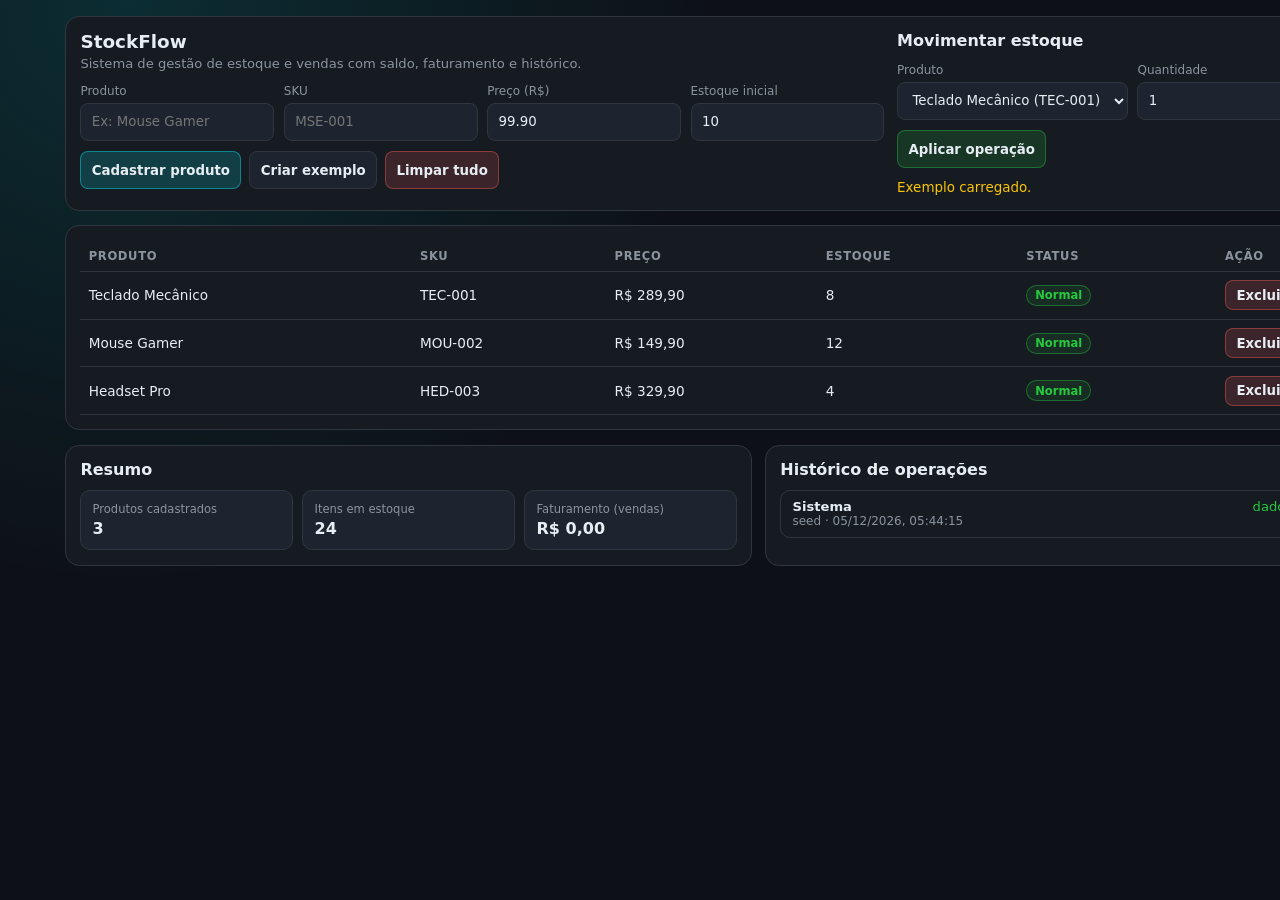
<file: projects/scheduler/index.html>
<!DOCTYPE html>
<html lang="pt-BR">

<head>
    <meta charset="UTF-8" />
    <meta name="viewport" content="width=device-width, initial-scale=1.0" />
    <title>StockFlow | Estoque e Vendas</title>
    <style>
        :root {
            --bg: #0d1117;
            --panel: #161b22;
            --panel-2: #1d2430;
            --border: #30363d;
            --text: #e6edf3;
            --muted: #8b949e;
            --accent: #00f5ff;
            --ok: #27c93f;
            --danger: #ff5f56;
            --warn: #fbc404;
        }

        * {
            margin: 0;
            padding: 0;
            box-sizing: border-box;
            font-family: Inter, system-ui, -apple-system, Segoe UI, Roboto, sans-serif;
        }

        body {
            min-height: 100vh;
            background: radial-gradient(circle at 10% 0%, rgba(0, 245, 255, .12), transparent 40%), var(--bg);
            color: var(--text);
            padding: 1rem;
        }

        .app {
            max-width: 1150px;
            margin: 0 auto;
            display: grid;
            gap: .9rem;
        }

        .card {
            background: var(--panel);
            border: 1px solid var(--border);
            border-radius: 14px;
            padding: .9rem;
        }

        .top {
            display: grid;
            grid-template-columns: 1.3fr 1fr;
            gap: .8rem;
        }

        h1 {
            font-size: 1.15rem;
            margin-bottom: .25rem;
        }

        .muted {
            color: var(--muted);
            font-size: .82rem;
        }

        .grid-4 {
            display: grid;
            grid-template-columns: repeat(4, 1fr);
            gap: .6rem;
            margin-top: .8rem;
        }

        .field {
            display: grid;
            gap: .3rem;
        }

        .field label {
            font-size: .75rem;
            color: var(--muted);
        }

        input,
        button,
        select {
            height: 38px;
            border-radius: 8px;
            border: 1px solid var(--border);
            background: var(--panel-2);
            color: var(--text);
            padding: 0 .65rem;
        }

        button {
            cursor: pointer;
            font-weight: 600;
        }

        .btn-primary {
            background: rgba(0, 245, 255, .16);
            border-color: rgba(0, 245, 255, .4);
        }

        .btn-success {
            background: rgba(39, 201, 63, .16);
            border-color: rgba(39, 201, 63, .4);
        }

        .btn-danger {
            background: rgba(255, 95, 86, .16);
            border-color: rgba(255, 95, 86, .4);
        }

        .row-actions {
            margin-top: .65rem;
            display: flex;
            gap: .5rem;
            flex-wrap: wrap;
        }

        .metrics {
            display: grid;
            grid-template-columns: repeat(3, 1fr);
            gap: .6rem;
        }

        .metric {
            background: var(--panel-2);
            border: 1px solid var(--border);
            border-radius: 10px;
            padding: .7rem;
        }

        .metric p {
            color: var(--muted);
            font-size: .72rem;
            margin-bottom: .2rem;
        }

        .metric strong {
            font-size: 1rem;
        }

        table {
            width: 100%;
            border-collapse: collapse;
            font-size: .85rem;
        }

        th,
        td {
            padding: .52rem;
            border-bottom: 1px solid var(--border);
            text-align: left;
        }

        th {
            color: var(--muted);
            text-transform: uppercase;
            font-size: .72rem;
            letter-spacing: .06em;
        }

        .chip {
            display: inline-flex;
            padding: .15rem .5rem;
            border-radius: 99px;
            border: 1px solid;
            font-size: .72rem;
            font-weight: 700;
        }

        .chip.ok {
            color: var(--ok);
            border-color: rgba(39, 201, 63, .4);
            background: rgba(39, 201, 63, .1);
        }

        .chip.warn {
            color: var(--warn);
            border-color: rgba(251, 188, 4, .45);
            background: rgba(251, 188, 4, .1);
        }

        .chip.danger {
            color: var(--danger);
            border-color: rgba(255, 95, 86, .45);
            background: rgba(255, 95, 86, .1);
        }

        .status {
            margin-top: .75rem;
            color: var(--warn);
            font-size: .84rem;
        }

        .grid-2 {
            display: grid;
            grid-template-columns: 1fr 1fr;
            gap: .8rem;
        }

        .history {
            max-height: 260px;
            overflow: auto;
            border: 1px solid var(--border);
            border-radius: 10px;
        }

        .history-item {
            display: flex;
            justify-content: space-between;
            gap: .5rem;
            padding: .55rem .7rem;
            border-bottom: 1px solid var(--border);
            font-size: .82rem;
        }

        .history-item:last-child {
            border-bottom: 0;
        }

        .amount.in {
            color: var(--ok);
        }

        .amount.out {
            color: var(--danger);
        }

        @media (max-width: 860px) {
            .top {
                grid-template-columns: 1fr;
            }

            .grid-4 {
                grid-template-columns: 1fr 1fr;
            }

            .grid-2,
            .metrics {
                grid-template-columns: 1fr;
            }
        }
    </style>
</head>

<body>
    <main class="app">
        <section class="card top">
            <div>
                <h1>StockFlow</h1>
                <p class="muted">Sistema de gestão de estoque e vendas com saldo, faturamento e histórico.</p>

                <div class="grid-4">
                    <div class="field">
                        <label for="name">Produto</label>
                        <input id="name" placeholder="Ex: Mouse Gamer" />
                    </div>
                    <div class="field">
                        <label for="sku">SKU</label>
                        <input id="sku" placeholder="MSE-001" />
                    </div>
                    <div class="field">
                        <label for="price">Preço (R$)</label>
                        <input id="price" type="number" min="0.01" step="0.01" value="99.90" />
                    </div>
                    <div class="field">
                        <label for="qty">Estoque inicial</label>
                        <input id="qty" type="number" min="0" step="1" value="10" />
                    </div>
                </div>

                <div class="row-actions">
                    <button id="addBtn" class="btn-primary">Cadastrar produto</button>
                    <button id="seedBtn">Criar exemplo</button>
                    <button id="clearBtn" class="btn-danger">Limpar tudo</button>
                </div>
            </div>

            <div>
                <h1 style="font-size:1rem;">Movimentar estoque</h1>
                <div class="grid-4" style="grid-template-columns: 1.2fr .8fr 1fr;">
                    <div class="field">
                        <label for="target">Produto</label>
                        <select id="target"></select>
                    </div>
                    <div class="field">
                        <label for="moveQty">Quantidade</label>
                        <input id="moveQty" type="number" min="1" step="1" value="1" />
                    </div>
                    <div class="field">
                        <label for="moveType">Operação</label>
                        <select id="moveType">
                            <option value="entrada">Entrada</option>
                            <option value="saida">Saída</option>
                            <option value="venda">Venda</option>
                        </select>
                    </div>
                </div>
                <div class="row-actions">
                    <button id="applyMove" class="btn-success">Aplicar operação</button>
                </div>
                <p class="status" id="status">Cadastre produtos para iniciar.</p>
            </div>
        </section>

        <section class="card">
            <table>
                <thead>
                    <tr>
                        <th>Produto</th>
                        <th>SKU</th>
                        <th>Preço</th>
                        <th>Estoque</th>
                        <th>Status</th>
                        <th>Ação</th>
                    </tr>
                </thead>
                <tbody id="rows"></tbody>
            </table>
        </section>

        <section class="grid-2">
            <article class="card">
                <h1 style="font-size:1rem;margin-bottom:.65rem;">Resumo</h1>
                <div class="metrics">
                    <div class="metric">
                        <p>Produtos cadastrados</p>
                        <strong id="mProducts">0</strong>
                    </div>
                    <div class="metric">
                        <p>Itens em estoque</p>
                        <strong id="mStock">0</strong>
                    </div>
                    <div class="metric">
                        <p>Faturamento (vendas)</p>
                        <strong id="mRevenue">R$ 0,00</strong>
                    </div>
                </div>
            </article>

            <article class="card">
                <h1 style="font-size:1rem;margin-bottom:.65rem;">Histórico de operações</h1>
                <div class="history" id="history"></div>
            </article>
        </section>
    </main>

    <script>
        const STORE_KEY = 'stockflow_state_v1';
        const state = {
            products: [],
            revenue: 0,
            history: []
        };

        const rowsEl = document.getElementById('rows');
        const targetEl = document.getElementById('target');
        const historyEl = document.getElementById('history');
        const statusEl = document.getElementById('status');

        const mProducts = document.getElementById('mProducts');
        const mStock = document.getElementById('mStock');
        const mRevenue = document.getElementById('mRevenue');

        function money(v) {
            return Number(v).toLocaleString('pt-BR', { style: 'currency', currency: 'BRL' });
        }

        function save() {
            localStorage.setItem(STORE_KEY, JSON.stringify(state));
        }

        function load() {
            const raw = localStorage.getItem(STORE_KEY);
            if (!raw) return;
            try {
                const data = JSON.parse(raw);
                state.products = data.products || [];
                state.revenue = Number(data.revenue || 0);
                state.history = data.history || [];
            } catch (_) {}
        }

        function productStatus(qty) {
            if (qty <= 0) return '<span class="chip danger">Sem estoque</span>';
            if (qty <= 3) return '<span class="chip warn">Baixo</span>';
            return '<span class="chip ok">Normal</span>';
        }

        function renderProducts() {
            if (!state.products.length) {
                rowsEl.innerHTML = '<tr><td colspan="6" style="color:#8b949e;">Nenhum produto cadastrado.</td></tr>';
            } else {
                rowsEl.innerHTML = state.products.map((p, i) => `
                    <tr>
                        <td>${p.name}</td>
                        <td>${p.sku}</td>
                        <td>${money(p.price)}</td>
                        <td>${p.qty}</td>
                        <td>${productStatus(p.qty)}</td>
                        <td><button class="btn-danger" style="height:30px;" onclick="removeProduct(${i})">Excluir</button></td>
                    </tr>
                `).join('');
            }

            targetEl.innerHTML = state.products.map((p, i) => `<option value="${i}">${p.name} (${p.sku})</option>`).join('');
            renderSummary();
            renderHistory();
            save();
        }

        function renderSummary() {
            const totalStock = state.products.reduce((sum, p) => sum + p.qty, 0);
            mProducts.textContent = state.products.length;
            mStock.textContent = totalStock;
            mRevenue.textContent = money(state.revenue);
        }

        function renderHistory() {
            if (!state.history.length) {
                historyEl.innerHTML = '<div class="history-item" style="color:#8b949e;">Sem operações ainda.</div>';
                return;
            }

            historyEl.innerHTML = [...state.history].reverse().map(h => `
                <div class="history-item">
                    <div>
                        <strong>${h.product}</strong>
                        <div style="color:#8b949e;font-size:.75rem;">${h.type} · ${new Date(h.date).toLocaleString('pt-BR')}</div>
                    </div>
                    <div class="amount ${h.effect}">${h.text}</div>
                </div>
            `).join('');
        }

        function addHistory(product, type, text, effect) {
            state.history.push({ product, type, text, effect, date: new Date().toISOString() });
            if (state.history.length > 120) state.history.shift();
        }

        function addProduct() {
            const name = document.getElementById('name').value.trim();
            const sku = document.getElementById('sku').value.trim().toUpperCase();
            const price = Number(document.getElementById('price').value);
            const qty = Number(document.getElementById('qty').value);

            if (!name || !sku || !(price > 0) || qty < 0) {
                statusEl.textContent = 'Preencha os campos corretamente.';
                return;
            }

            if (state.products.some(p => p.sku === sku)) {
                statusEl.textContent = 'SKU já cadastrado.';
                return;
            }

            state.products.push({ name, sku, price, qty });
            addHistory(name, 'cadastro', `+${qty} un`, 'in');
            statusEl.textContent = `Produto ${name} cadastrado.`;
            renderProducts();
        }

        function applyMove() {
            const idx = Number(targetEl.value);
            const qty = Number(document.getElementById('moveQty').value);
            const type = document.getElementById('moveType').value;

            if (Number.isNaN(idx) || !state.products[idx]) {
                statusEl.textContent = 'Selecione um produto.';
                return;
            }
            if (!(qty > 0)) {
                statusEl.textContent = 'Quantidade deve ser maior que 0.';
                return;
            }

            const p = state.products[idx];

            if (type === 'entrada') {
                p.qty += qty;
                addHistory(p.name, 'entrada', `+${qty} un`, 'in');
                statusEl.textContent = `Entrada aplicada em ${p.name}.`;
            }

            if (type === 'saida') {
                if (qty > p.qty) {
                    statusEl.textContent = 'Saída maior que estoque disponível.';
                    return;
                }
                p.qty -= qty;
                addHistory(p.name, 'saida', `-${qty} un`, 'out');
                statusEl.textContent = `Saída aplicada em ${p.name}.`;
            }

            if (type === 'venda') {
                if (qty > p.qty) {
                    statusEl.textContent = 'Venda maior que estoque disponível.';
                    return;
                }
                p.qty -= qty;
                const value = qty * p.price;
                state.revenue += value;
                addHistory(p.name, 'venda', `-${qty} un · ${money(value)}`, 'out');
                statusEl.textContent = `Venda registrada: ${money(value)}.`;
            }

            renderProducts();
        }

        function removeProduct(index) {
            const removed = state.products.splice(index, 1)[0];
            if (removed) {
                addHistory(removed.name, 'exclusao', 'produto removido', 'out');
                statusEl.textContent = `${removed.name} removido.`;
                renderProducts();
            }
        }
        window.removeProduct = removeProduct;

        function clearAll() {
            state.products = [];
            state.revenue = 0;
            state.history = [];
            statusEl.textContent = 'Base limpa.';
            renderProducts();
        }

        function seedData() {
            state.products = [
                { name: 'Teclado Mecânico', sku: 'TEC-001', price: 289.90, qty: 8 },
                { name: 'Mouse Gamer', sku: 'MOU-002', price: 149.90, qty: 12 },
                { name: 'Headset Pro', sku: 'HED-003', price: 329.90, qty: 4 }
            ];
            state.revenue = 0;
            state.history = [];
            addHistory('Sistema', 'seed', 'dados de exemplo criados', 'in');
            statusEl.textContent = 'Exemplo carregado.';
            renderProducts();
        }

        document.getElementById('addBtn').addEventListener('click', addProduct);
        document.getElementById('applyMove').addEventListener('click', applyMove);
        document.getElementById('clearBtn').addEventListener('click', clearAll);
        document.getElementById('seedBtn').addEventListener('click', seedData);

        load();
        if (!state.products.length && !state.history.length) seedData();
        else renderProducts();
    </script>
</body>

</html>
</file>
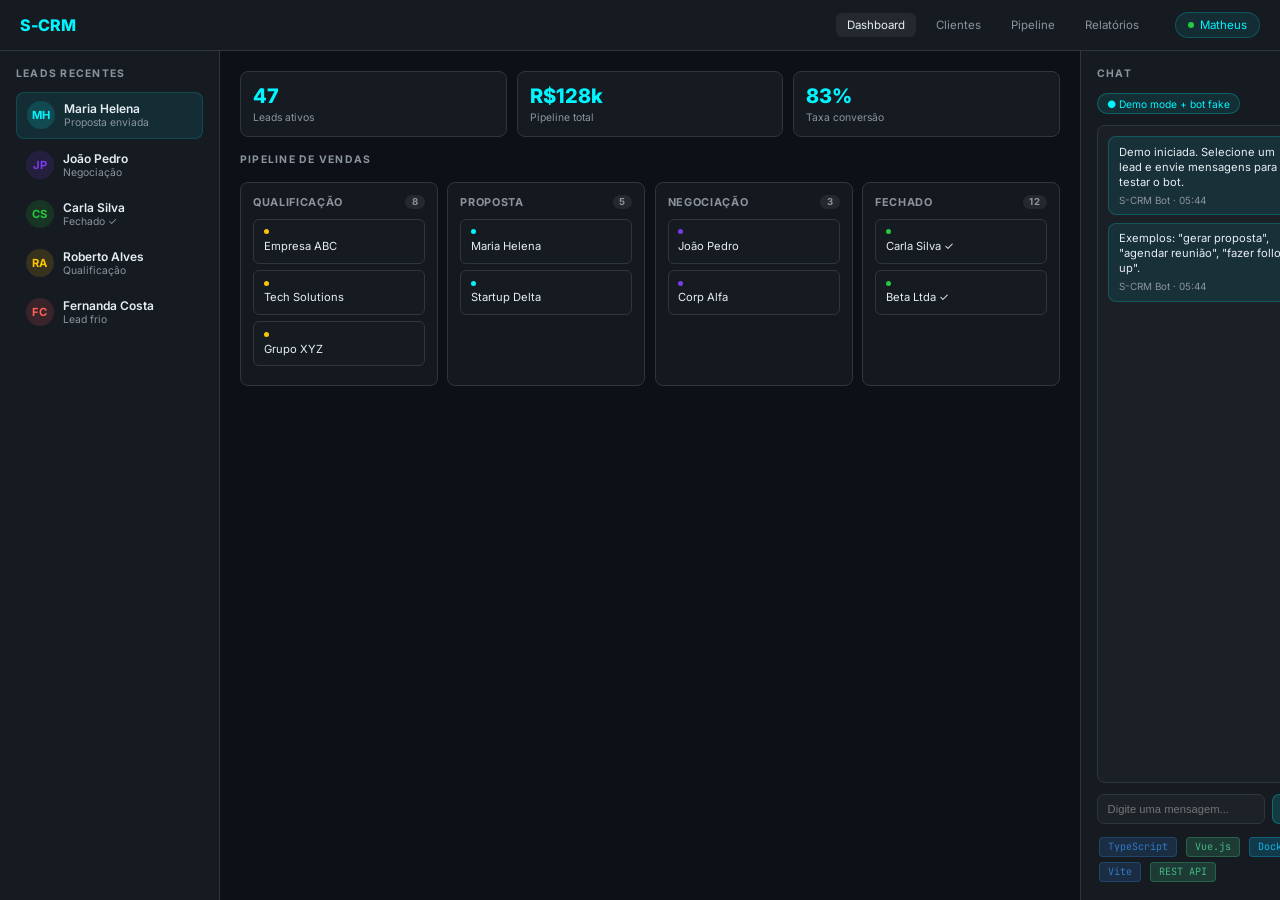
<file: projects/scrm/index.html>
<!DOCTYPE html>
<html lang="pt-BR">

<head>
    <meta charset="UTF-8" />
    <meta name="viewport" content="width=device-width,initial-scale=1" />
    <title>S-CRM</title>
    <link
        href="https://fonts.googleapis.com/css2?family=JetBrains+Mono:wght@400;600;700&family=Inter:wght@400;600;700&display=swap"
        rel="stylesheet">
    <style>
        * {
            margin: 0;
            padding: 0;
            box-sizing: border-box
        }

        :root {
            --accent: #00f5ff;
            --bg: #0d1117;
            --card: #161b22;
            --border: #30363d;
            --text: #e6edf3;
            --muted: #8b949e
        }

        body {
            background: var(--bg);
            color: var(--text);
            font-family: 'Inter', sans-serif;
            height: 100vh;
            overflow: hidden;
            display: grid;
            grid-template-columns: 1fr;
            grid-template-rows: auto 1fr;
            user-select: none
        }

        /* Topbar */
        .topbar {
            display: flex;
            align-items: center;
            gap: 1rem;
            padding: .75rem 1.25rem;
            background: var(--card);
            border-bottom: 1px solid var(--border);
        }

        .logo {
            font-weight: 800;
            font-size: 1rem;
            color: var(--accent);
            letter-spacing: -.02em
        }

        .nav-items {
            display: flex;
            gap: .5rem;
            margin-left: auto
        }

        .nav-item {
            font-size: .72rem;
            padding: .3rem .7rem;
            border-radius: 6px;
            cursor: pointer;
            color: var(--muted);
            transition: .2s
        }

        .nav-item:hover,
        .nav-item.active {
            color: var(--text);
            background: rgba(255, 255, 255, .06)
        }

        .user-chip {
            display: flex;
            align-items: center;
            gap: .4rem;
            font-size: .72rem;
            padding: .3rem .75rem;
            background: rgba(0, 245, 255, .08);
            border: 1px solid rgba(0, 245, 255, .2);
            border-radius: 99px;
            color: var(--accent);
            margin-left: .5rem
        }

        .dot-live {
            width: 6px;
            height: 6px;
            border-radius: 50%;
            background: #27c93f;
            animation: pulse 1.5s infinite
        }

        @keyframes pulse {

            0%,
            100% {
                opacity: 1
            }

            50% {
                opacity: .4
            }
        }

        /* Main */
        .main {
            display: grid;
            grid-template-columns: 220px 1fr 200px;
            gap: 0;
            height: 100%
        }

        /* Sidebar */
        .sidebar {
            background: var(--card);
            border-right: 1px solid var(--border);
            padding: 1rem;
            overflow: hidden
        }

        .sidebar-title {
            font-size: .65rem;
            text-transform: uppercase;
            letter-spacing: .12em;
            color: var(--muted);
            margin-bottom: .75rem;
            font-weight: 700
        }

        .contact-item {
            display: flex;
            align-items: center;
            gap: .6rem;
            padding: .55rem .6rem;
            border-radius: 8px;
            cursor: pointer;
            transition: .2s;
            margin-bottom: .2rem
        }

        .contact-item:hover {
            background: rgba(255, 255, 255, .05)
        }

        .contact-item.active {
            background: rgba(0, 245, 255, .08);
            border: 1px solid rgba(0, 245, 255, .15)
        }

        .avatar {
            width: 28px;
            height: 28px;
            border-radius: 50%;
            display: flex;
            align-items: center;
            justify-content: center;
            font-size: .7rem;
            font-weight: 700;
            flex-shrink: 0
        }

        .contact-info {
            overflow: hidden
        }

        .contact-name {
            font-size: .75rem;
            font-weight: 600;
            white-space: nowrap;
            overflow: hidden;
            text-overflow: ellipsis
        }

        .contact-status {
            font-size: .65rem;
            color: var(--muted)
        }

        /* Content */
        .content {
            padding: 1.25rem;
            overflow: hidden;
            display: flex;
            flex-direction: column;
            gap: 1rem
        }

        .pipeline-label {
            font-size: .65rem;
            text-transform: uppercase;
            letter-spacing: .12em;
            color: var(--muted);
            font-weight: 700
        }

        .pipeline {
            display: grid;
            grid-template-columns: repeat(4, 1fr);
            gap: .6rem
        }

        .pipe-col {
            background: rgba(255, 255, 255, .03);
            border: 1px solid var(--border);
            border-radius: 8px;
            padding: .75rem;
            min-height: 140px
        }

        .pipe-head {
            font-size: .68rem;
            font-weight: 700;
            color: var(--muted);
            text-transform: uppercase;
            letter-spacing: .06em;
            margin-bottom: .6rem;
            display: flex;
            justify-content: space-between;
            align-items: center
        }

        .pipe-count {
            background: rgba(255, 255, 255, .07);
            border-radius: 99px;
            padding: .1rem .4rem;
            font-size: .6rem
        }

        .pipe-card {
            background: var(--card);
            border: 1px solid var(--border);
            border-radius: 6px;
            padding: .6rem;
            margin-bottom: .4rem;
            font-size: .7rem;
            cursor: pointer;
            transition: .15s
        }

        .pipe-card:hover {
            border-color: var(--accent);
            transform: translateX(2px)
        }

        .pipe-dot {
            width: 5px;
            height: 5px;
            border-radius: 50%;
            margin-bottom: .3rem
        }

        /* Stats row */
        .stats {
            display: grid;
            grid-template-columns: repeat(3, 1fr);
            gap: .6rem
        }

        .stat-card {
            background: var(--card);
            border: 1px solid var(--border);
            border-radius: 8px;
            padding: .75rem
        }

        .stat-val {
            font-size: 1.25rem;
            font-weight: 800;
            color: var(--accent)
        }

        .stat-lbl {
            font-size: .65rem;
            color: var(--muted);
            margin-top: .2rem
        }

        /* Right panel */
        .right-panel {
            background: var(--card);
            border-left: 1px solid var(--border);
            padding: 1rem;
            overflow: hidden
        }

        .chat-wrap {
            display: grid;
            grid-template-rows: auto 1fr auto;
            height: 100%;
            gap: .7rem
        }

        .demo-chip {
            display: inline-flex;
            align-items: center;
            gap: .35rem;
            font-size: .64rem;
            color: var(--accent);
            border: 1px solid rgba(0, 245, 255, .25);
            background: rgba(0, 245, 255, .09);
            border-radius: 99px;
            padding: .2rem .55rem
        }

        .chat-messages {
            border: 1px solid var(--border);
            background: rgba(255, 255, 255, .02);
            border-radius: 8px;
            padding: .65rem;
            overflow: auto;
            display: flex;
            flex-direction: column;
            gap: .45rem;
            min-height: 180px
        }

        .msg {
            max-width: 95%;
            padding: .45rem .6rem;
            border-radius: 8px;
            font-size: .7rem;
            line-height: 1.35;
            border: 1px solid transparent
        }

        .msg.bot {
            background: rgba(0, 245, 255, .08);
            border-color: rgba(0, 245, 255, .2)
        }

        .msg.user {
            align-self: flex-end;
            background: rgba(124, 58, 237, .12);
            border-color: rgba(124, 58, 237, .25)
        }

        .msg small {
            display: block;
            margin-top: .25rem;
            color: var(--muted);
            font-size: .62rem
        }

        .chat-input-row {
            display: flex;
            gap: .45rem
        }

        .chat-input-row input {
            flex: 1;
            background: rgba(255, 255, 255, .03);
            border: 1px solid var(--border);
            border-radius: 7px;
            color: var(--text);
            padding: .5rem .6rem;
            font-size: .7rem;
            outline: none
        }

        .chat-input-row input:focus {
            border-color: var(--accent)
        }

        .chat-input-row button {
            background: rgba(0, 245, 255, .15);
            color: var(--accent);
            border: 1px solid rgba(0, 245, 255, .25);
            border-radius: 7px;
            padding: .45rem .7rem;
            font-size: .68rem;
            font-weight: 700;
            cursor: pointer
        }

        .chat-input-row button:hover {
            background: rgba(0, 245, 255, .22)
        }

        .tag {
            display: inline-flex;
            font-size: .63rem;
            padding: .15rem .5rem;
            border-radius: 4px;
            margin: .15rem;
            font-family: 'JetBrains Mono', monospace
        }

        .tag.ts {
            background: rgba(49, 120, 198, .2);
            color: #3178c6;
            border: 1px solid rgba(49, 120, 198, .3)
        }

        .tag.vue {
            background: rgba(66, 184, 131, .2);
            color: #42b883;
            border: 1px solid rgba(66, 184, 131, .3)
        }

        .tag.dock {
            background: rgba(13, 183, 237, .2);
            color: #0db7ed;
            border: 1px solid rgba(13, 183, 237, .3)
        }
    </style>
</head>

<body>
    <div class="topbar">
        <div class="logo">S-CRM</div>
        <div class="nav-items">
            <div class="nav-item active">Dashboard</div>
            <div class="nav-item">Clientes</div>
            <div class="nav-item">Pipeline</div>
            <div class="nav-item">Relatórios</div>
        </div>
        <div class="user-chip">
            <div class="dot-live"></div>Matheus
        </div>
    </div>
    <div class="main">
        <div class="sidebar">
            <div class="sidebar-title">Leads Recentes</div>
            <div class="contact-item active">
                <div class="avatar" style="background:rgba(0,245,255,.15);color:#00f5ff">MH</div>
                <div class="contact-info">
                    <div class="contact-name">Maria Helena</div>
                    <div class="contact-status">Proposta enviada</div>
                </div>
            </div>
            <div class="contact-item">
                <div class="avatar" style="background:rgba(124,58,237,.15);color:#7c3aed">JP</div>
                <div class="contact-info">
                    <div class="contact-name">João Pedro</div>
                    <div class="contact-status">Negociação</div>
                </div>
            </div>
            <div class="contact-item">
                <div class="avatar" style="background:rgba(39,201,63,.15);color:#27c93f">CS</div>
                <div class="contact-info">
                    <div class="contact-name">Carla Silva</div>
                    <div class="contact-status">Fechado ✓</div>
                </div>
            </div>
            <div class="contact-item">
                <div class="avatar" style="background:rgba(251,188,4,.15);color:#fbc404">RA</div>
                <div class="contact-info">
                    <div class="contact-name">Roberto Alves</div>
                    <div class="contact-status">Qualificação</div>
                </div>
            </div>
            <div class="contact-item">
                <div class="avatar" style="background:rgba(255,95,86,.15);color:#ff5f56">FC</div>
                <div class="contact-info">
                    <div class="contact-name">Fernanda Costa</div>
                    <div class="contact-status">Lead frio</div>
                </div>
            </div>
        </div>
        <div class="content">
            <div class="stats">
                <div class="stat-card">
                    <div class="stat-val">47</div>
                    <div class="stat-lbl">Leads ativos</div>
                </div>
                <div class="stat-card">
                    <div class="stat-val">R$128k</div>
                    <div class="stat-lbl">Pipeline total</div>
                </div>
                <div class="stat-card">
                    <div class="stat-val">83%</div>
                    <div class="stat-lbl">Taxa conversão</div>
                </div>
            </div>
            <div class="pipeline-label">Pipeline de Vendas</div>
            <div class="pipeline">
                <div class="pipe-col">
                    <div class="pipe-head">Qualificação <span class="pipe-count">8</span></div>
                    <div class="pipe-card">
                        <div class="pipe-dot" style="background:#fbc404"></div>Empresa ABC
                    </div>
                    <div class="pipe-card">
                        <div class="pipe-dot" style="background:#fbc404"></div>Tech Solutions
                    </div>
                    <div class="pipe-card">
                        <div class="pipe-dot" style="background:#fbc404"></div>Grupo XYZ
                    </div>
                </div>
                <div class="pipe-col">
                    <div class="pipe-head">Proposta <span class="pipe-count">5</span></div>
                    <div class="pipe-card">
                        <div class="pipe-dot" style="background:#00f5ff"></div>Maria Helena
                    </div>
                    <div class="pipe-card">
                        <div class="pipe-dot" style="background:#00f5ff"></div>Startup Delta
                    </div>
                </div>
                <div class="pipe-col">
                    <div class="pipe-head">Negociação <span class="pipe-count">3</span></div>
                    <div class="pipe-card">
                        <div class="pipe-dot" style="background:#7c3aed"></div>João Pedro
                    </div>
                    <div class="pipe-card">
                        <div class="pipe-dot" style="background:#7c3aed"></div>Corp Alfa
                    </div>
                </div>
                <div class="pipe-col">
                    <div class="pipe-head">Fechado <span class="pipe-count">12</span></div>
                    <div class="pipe-card">
                        <div class="pipe-dot" style="background:#27c93f"></div>Carla Silva ✓
                    </div>
                    <div class="pipe-card">
                        <div class="pipe-dot" style="background:#27c93f"></div>Beta Ltda ✓
                    </div>
                </div>
            </div>
        </div>
        <div class="right-panel">
            <div class="chat-wrap">
                <div>
                    <div class="sidebar-title">Chat</div>
                    <div class="demo-chip">● Demo mode + bot fake</div>
                </div>
                <div class="chat-messages" id="chatMessages"></div>
                <div>
                    <div class="chat-input-row">
                        <input id="chatInput" placeholder="Digite uma mensagem..." />
                        <button id="chatSend">Enviar</button>
                    </div>
                    <div style="margin-top:.65rem">
                        <span class="tag ts">TypeScript</span>
                        <span class="tag vue">Vue.js</span>
                        <span class="tag dock">Docker</span>
                        <span class="tag ts">Vite</span>
                        <span class="tag vue">REST API</span>
                    </div>
                </div>
            </div>
        </div>
    </div>

    <script>
        const contacts = Array.from(document.querySelectorAll('.contact-item'));
        const chatMessages = document.getElementById('chatMessages');
        const chatInput = document.getElementById('chatInput');
        const chatSend = document.getElementById('chatSend');
        let activeLead = 'Maria Helena';

        function now() {
            return new Date().toLocaleTimeString('pt-BR', { hour: '2-digit', minute: '2-digit' });
        }

        function pushMessage(text, type = 'bot') {
            const el = document.createElement('div');
            el.className = `msg ${type}`;
            el.innerHTML = `${text}<small>${type === 'bot' ? 'S-CRM Bot' : 'Você'} · ${now()}</small>`;
            chatMessages.appendChild(el);
            chatMessages.scrollTop = chatMessages.scrollHeight;
        }

        function botReply(userText) {
            const txt = userText.toLowerCase();
            if (txt.includes('proposta')) return `Para ${activeLead}, recomendo enviar proposta com validade de 7 dias e CTA para reunião final.`;
            if (txt.includes('preço') || txt.includes('valor')) return `Sugestão para ${activeLead}: apresentar faixa de investimento e oferecer plano trimestral com desconto.`;
            if (txt.includes('reunião') || txt.includes('agenda')) return `Posso simular: reunião com ${activeLead} marcada para amanhã às 14:30.`;
            if (txt.includes('follow') || txt.includes('follow-up')) return `Follow-up ideal para ${activeLead}: 24h após proposta e novo contato em 72h sem resposta.`;
            if (txt.includes('fechar') || txt.includes('fechamento')) return `Para aumentar chance de fechamento com ${activeLead}, destaque ROI e próximo passo com prazo definido.`;
            return `Entendido. Atualizei o contexto do lead ${activeLead} e registrei a mensagem no modo demo.`;
        }

        function sendMessage() {
            const text = chatInput.value.trim();
            if (!text) return;
            pushMessage(text, 'user');
            chatInput.value = '';
            setTimeout(() => pushMessage(botReply(text), 'bot'), 420);
        }

        contacts.forEach(item => {
            item.addEventListener('click', () => {
                contacts.forEach(c => c.classList.remove('active'));
                item.classList.add('active');
                const nameEl = item.querySelector('.contact-name');
                activeLead = nameEl ? nameEl.textContent : 'Lead selecionado';
                pushMessage(`Lead ativo alterado para ${activeLead}.`, 'bot');
            });
        });

        chatSend.addEventListener('click', sendMessage);
        chatInput.addEventListener('keydown', (e) => { if (e.key === 'Enter') sendMessage(); });

        pushMessage('Demo iniciada. Selecione um lead e envie mensagens para testar o bot.', 'bot');
        pushMessage('Exemplos: \"gerar proposta\", \"agendar reunião\", \"fazer follow-up\".', 'bot');
    </script>
</body>

</html>
</file>
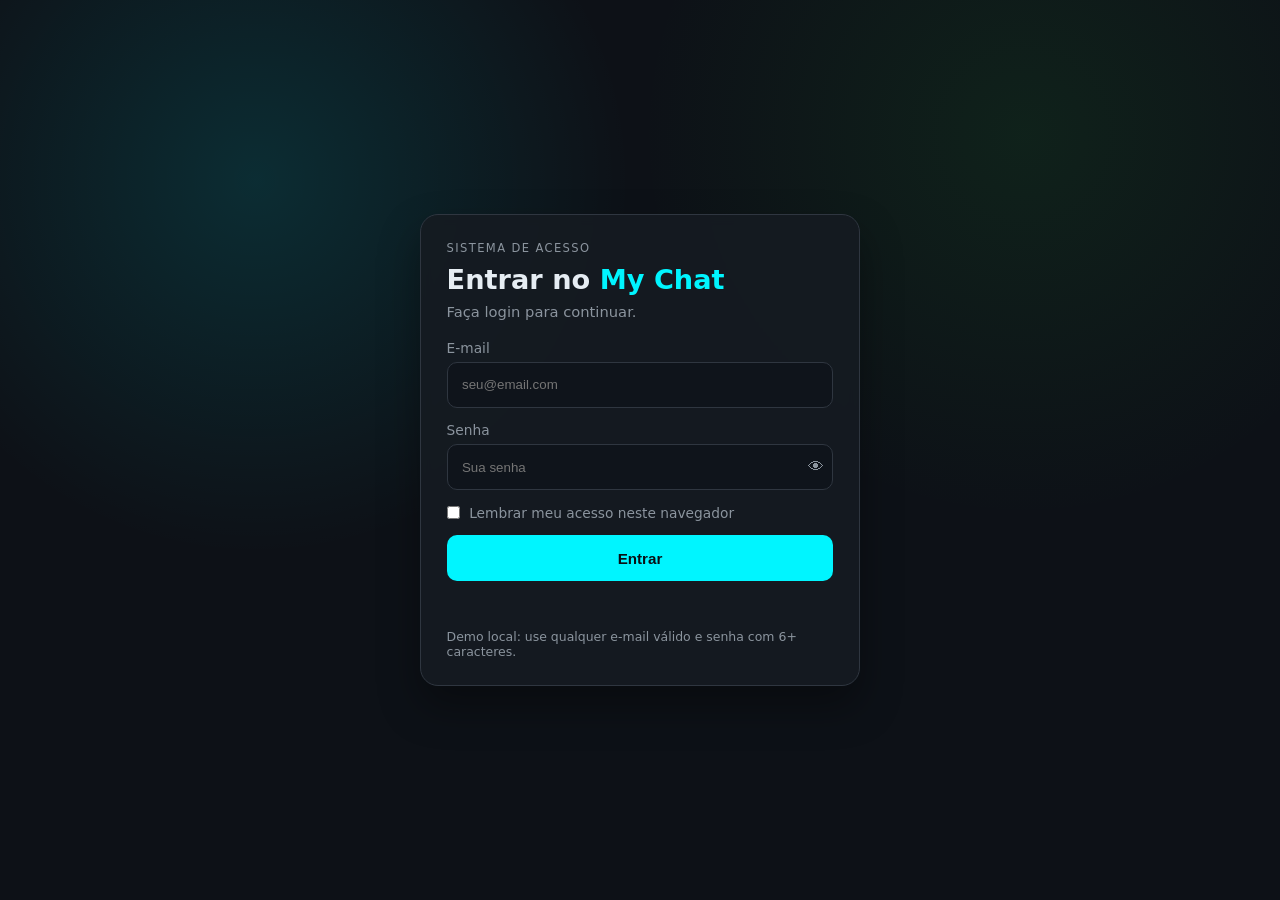
<file: projects/pagina-login/login.html>
<!DOCTYPE html>
<html lang="pt-BR">

<head>
    <meta charset="UTF-8" />
    <meta name="viewport" content="width=device-width, initial-scale=1.0" />
    <title>My Chat | Login</title>
    <link rel="stylesheet" href="login.css" />
</head>

<body>
    <main class="auth-shell">
        <section class="auth-card" id="login-card">
            <p class="eyebrow">Sistema de Acesso</p>
            <h1>Entrar no <span>My Chat</span></h1>
            <p class="subtitle">Faça login para continuar.</p>

            <form class="login-form" id="loginForm" novalidate>
                <div class="field">
                    <label for="email">E-mail</label>
                    <input type="email" id="email" name="email" placeholder="seu@email.com" autocomplete="email" required />
                </div>

                <div class="field">
                    <label for="password">Senha</label>
                    <div class="password-wrap">
                        <input type="password" id="password" name="password" placeholder="Sua senha" autocomplete="current-password" minlength="6" required />
                        <button type="button" class="btn-toggle" id="togglePassword" aria-label="Mostrar senha">👁</button>
                    </div>
                </div>

                <label class="remember-row">
                    <input type="checkbox" id="remember" />
                    <span>Lembrar meu acesso neste navegador</span>
                </label>

                <button class="btn-submit" id="submitBtn" type="submit">Entrar</button>
            </form>

            <p class="feedback" id="feedback" role="status" aria-live="polite"></p>
            <p class="hint">Demo local: use qualquer e-mail válido e senha com 6+ caracteres.</p>
        </section>

        <section class="session-card hidden" id="sessionCard">
            <p class="eyebrow">Sessão ativa</p>
            <h2>Login realizado</h2>
            <p id="sessionInfo"></p>
            <button id="logoutBtn" class="btn-logout" type="button">Sair</button>
        </section>
    </main>

    <script src="login.js" defer></script>
</body>

</html>
</file>
<file: projects/pagina-login/login.css>
:root {
    --bg: #0d1117;
    --panel: #161b22;
    --border: #2f3640;
    --accent: #00f5ff;
    --text: #e6edf3;
    --muted: #8b949e;
    --danger: #ff5f56;
    --ok: #27c93f;
}

* {
    margin: 0;
    padding: 0;
    box-sizing: border-box;
}

body {
    min-height: 100vh;
    font-family: Inter, system-ui, -apple-system, Segoe UI, Roboto, sans-serif;
    background:
        radial-gradient(circle at 20% 20%, rgba(0, 245, 255, 0.12), transparent 30%),
        radial-gradient(circle at 80% 15%, rgba(39, 201, 63, 0.09), transparent 30%),
        var(--bg);
    color: var(--text);
    display: grid;
    place-items: center;
    padding: 1.5rem;
}

.auth-shell {
    width: 100%;
    max-width: 440px;
}

.auth-card,
.session-card {
    width: 100%;
    background: rgba(22, 27, 34, 0.9);
    border: 1px solid var(--border);
    border-radius: 18px;
    padding: 1.6rem;
    backdrop-filter: blur(6px);
    box-shadow: 0 20px 40px rgba(0, 0, 0, 0.35);
}

.eyebrow {
    font-size: 0.72rem;
    letter-spacing: 0.12em;
    text-transform: uppercase;
    color: var(--muted);
    margin-bottom: 0.55rem;
}

h1,
h2 {
    font-size: 1.7rem;
    line-height: 1.2;
    margin-bottom: 0.4rem;
}

h1 span {
    color: var(--accent);
}

.subtitle {
    color: var(--muted);
    margin-bottom: 1.25rem;
    font-size: 0.92rem;
}

.login-form {
    display: grid;
    gap: 0.9rem;
}

.field label {
    display: block;
    margin-bottom: 0.38rem;
    font-size: 0.86rem;
    color: var(--muted);
}

.field input {
    width: 100%;
    border: 1px solid var(--border);
    border-radius: 10px;
    background: #0f141b;
    color: var(--text);
    height: 46px;
    padding: 0 0.9rem;
    outline: none;
    transition: border-color 0.2s;
}

.field input:focus {
    border-color: var(--accent);
}

.password-wrap {
    position: relative;
}

.password-wrap input {
    padding-right: 2.8rem;
}

.btn-toggle {
    position: absolute;
    right: 0.6rem;
    top: 50%;
    transform: translateY(-50%);
    border: 0;
    background: transparent;
    color: var(--muted);
    cursor: pointer;
    font-size: 1rem;
}

.remember-row {
    display: flex;
    align-items: center;
    gap: 0.6rem;
    color: var(--muted);
    font-size: 0.86rem;
}

.remember-row input {
    accent-color: var(--accent);
}

.btn-submit,
.btn-logout {
    border: 0;
    height: 46px;
    border-radius: 10px;
    font-size: 0.95rem;
    font-weight: 600;
    cursor: pointer;
    transition: transform 0.15s ease, opacity 0.15s ease;
}

.btn-submit {
    background: var(--accent);
    color: #091015;
}

.btn-logout {
    width: 100%;
    margin-top: 1rem;
    background: rgba(255, 95, 86, 0.18);
    color: var(--danger);
    border: 1px solid rgba(255, 95, 86, 0.35);
}

.btn-submit:hover,
.btn-logout:hover {
    transform: translateY(-1px);
}

.btn-submit:disabled {
    opacity: 0.7;
    cursor: wait;
}

.feedback {
    min-height: 1.2rem;
    margin-top: 0.9rem;
    font-size: 0.86rem;
}

.feedback.error {
    color: var(--danger);
}

.feedback.success {
    color: var(--ok);
}

.hint {
    margin-top: 0.9rem;
    color: var(--muted);
    font-size: 0.78rem;
}

.hidden {
    display: none;
}

@media (max-width: 500px) {
    .auth-card,
    .session-card {
        padding: 1.2rem;
        border-radius: 14px;
    }

    h1,
    h2 {
        font-size: 1.45rem;
    }
}
</file>
